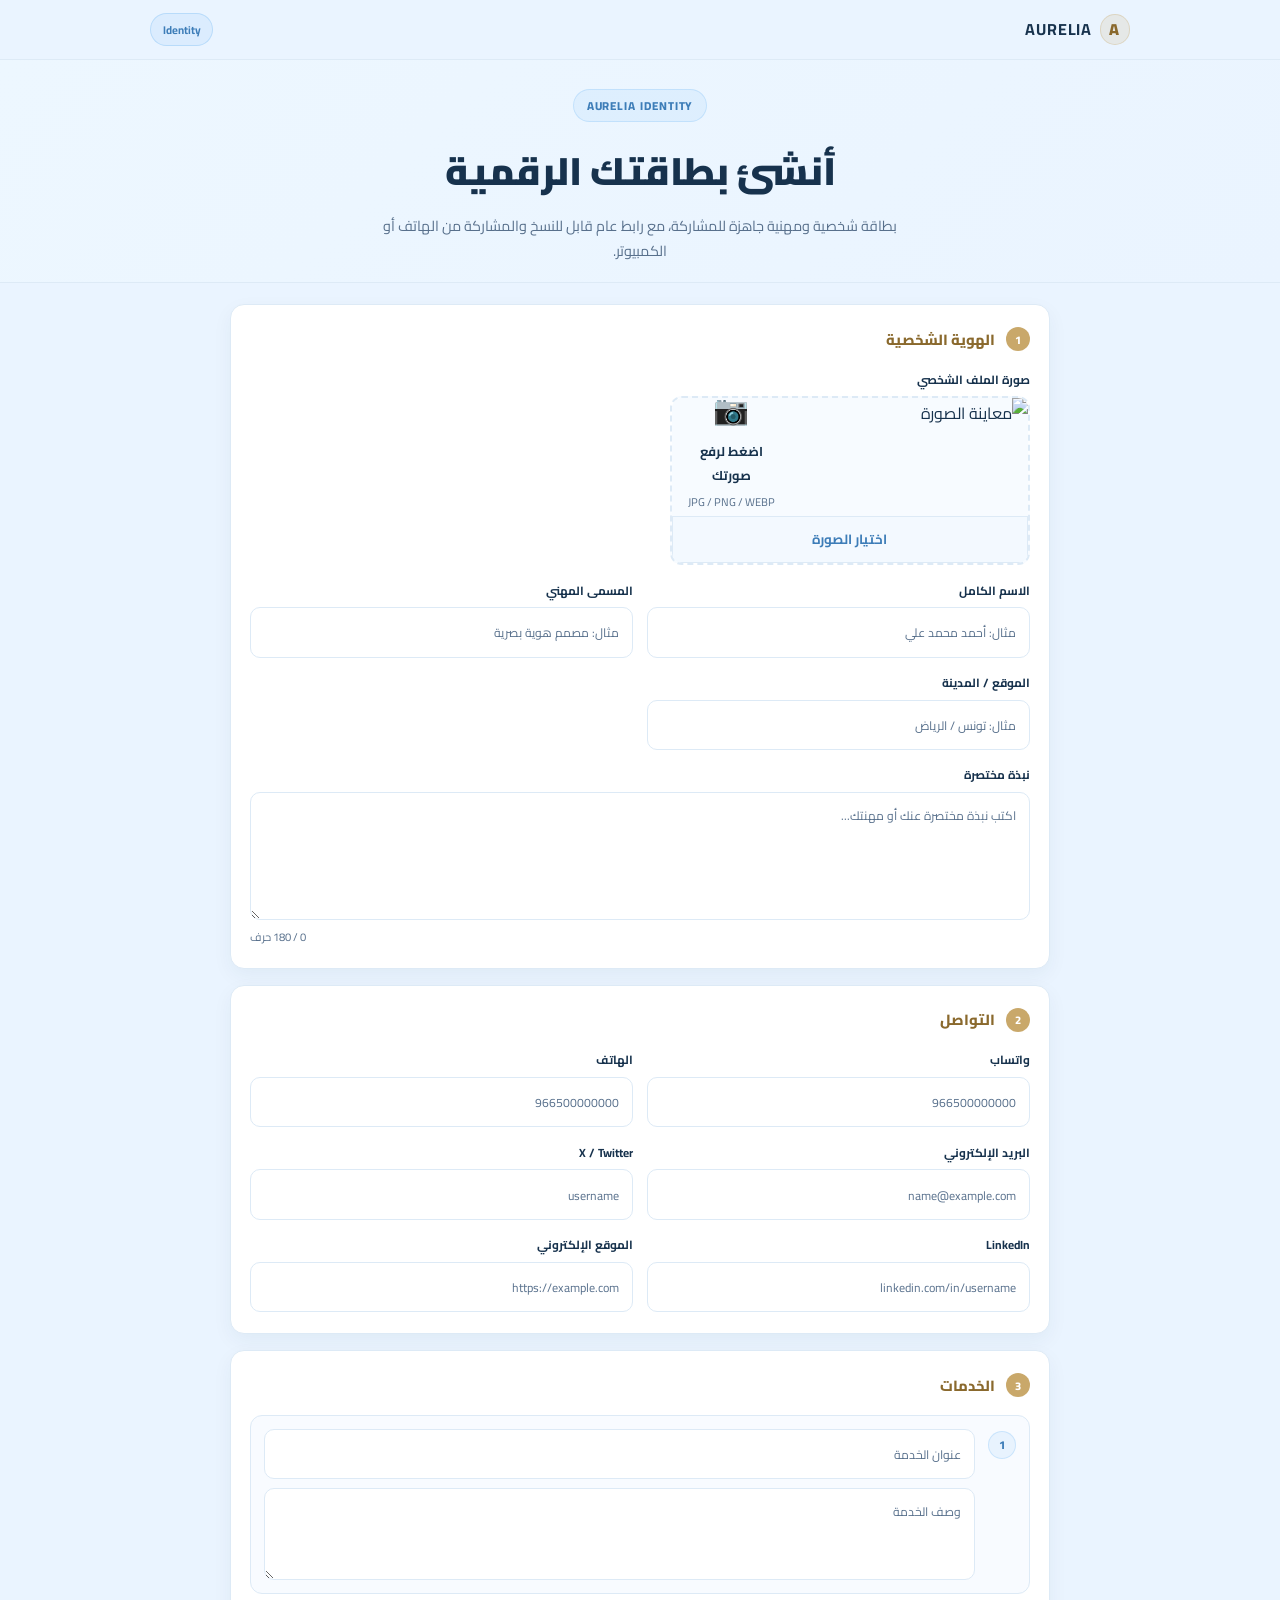
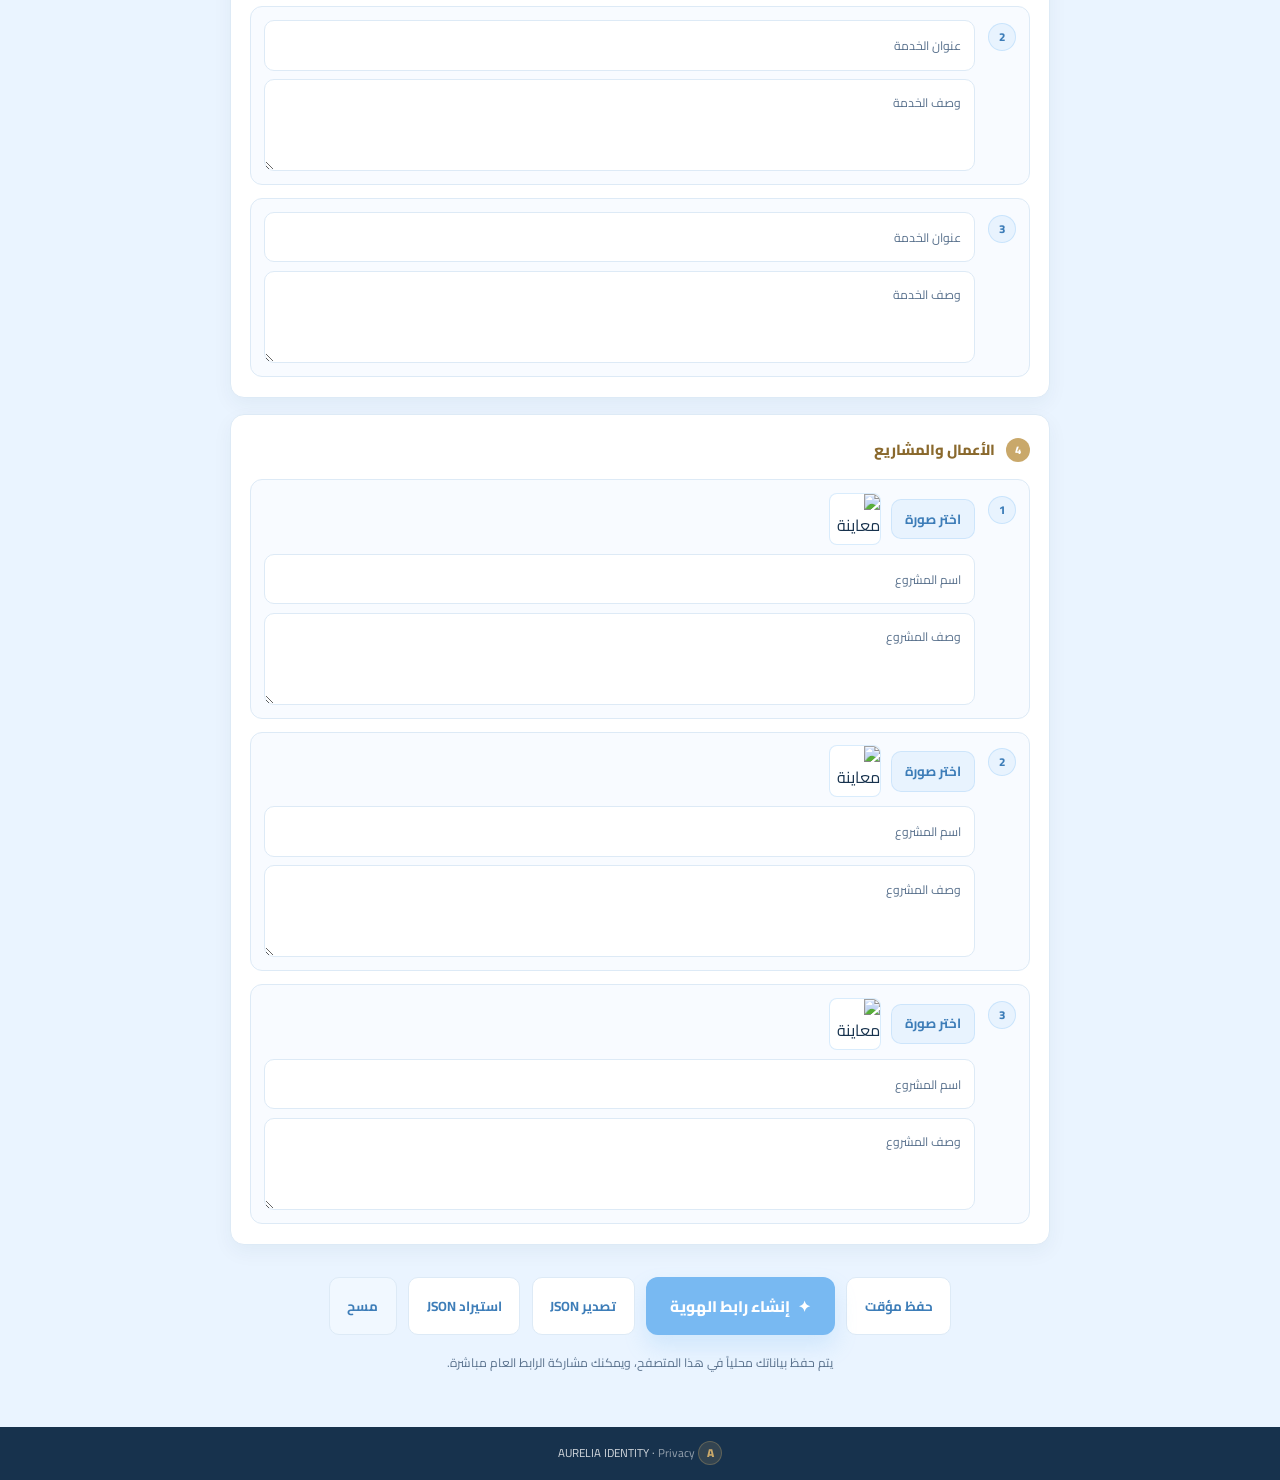
<file: index.html>
<!doctype html>
<html lang="ar" dir="rtl">
  <head>
    <meta charset="utf-8" />
    <meta name="viewport" content="width=device-width, initial-scale=1" />
    <title>AURELIA Identity</title>
    <meta name="description" content="بطاقة هوية رقمية احترافية لإظهار هويتك المهنية بشكل أنيق وسهل المشاركة." />
    <link rel="preconnect" href="https://fonts.googleapis.com" />
    <link rel="preconnect" href="https://fonts.gstatic.com" crossorigin />
    <link href="https://fonts.googleapis.com/css2?family=Cairo:wght@400;500;600;700;800;900&display=swap" rel="stylesheet" />
    <link rel="stylesheet" href="style.css" />
  </head>
  <body>
    <section id="formMode" aria-live="polite">
      <header class="nav">
        <div class="nav-wrap">
          <div class="logo" aria-label="AURELIA logo">
            <span class="logo-icon">A</span>
            <strong>AURELIA</strong>
          </div>
          <span class="nav-badge">Identity</span>
        </div>
      </header>

      <div class="form-hero">
        <div class="fh-inner">
          <span class="form-tag">AURELIA IDENTITY</span>
          <h1>أنشئ بطاقتك الرقمية</h1>
          <p>بطاقة شخصية ومهنية جاهزة للمشاركة، مع رابط عام قابل للنسخ والمشاركة من الهاتف أو الكمبيوتر.</p>
        </div>
      </div>

      <div class="form-scroll-area">
        <form id="identityForm" class="form-wrap" novalidate>
          <section class="form-section">
            <div class="fs-title"><span>1</span> الهوية الشخصية</div>
            <div class="fields-grid">
              <div class="field-group photo-upload-group">
                <label>صورة الملف الشخصي</label>
                <div class="upload-box" role="button" tabindex="0" aria-label="رفع صورة شخصية">
                  <div class="upload-preview">
                    <img id="uploadImg" alt="معاينة الصورة" hidden />
                    <div id="uploadPlaceholder" class="upload-placeholder">
                      <div class="upload-icon">📷</div>
                      <span>اضغط لرفع صورتك</span>
                      <small>JPG / PNG / WEBP حتى 4MB</small>
                    </div>
                  </div>
                  <div class="upload-actions">
                    <button type="button" id="uploadBtn" class="upload-btn">اختيار الصورة</button>
                    <button type="button" id="removePhotoBtn" class="upload-remove-btn" hidden>إزالة الصورة</button>
                  </div>
                  <input id="f-photo" type="file" accept="image/jpeg,image/png,image/webp,image/heic,image/heif" hidden />
                </div>
              </div>

              <div class="field-group">
                <label for="f-name">الاسم الكامل</label>
                <input id="f-name" type="text" placeholder="مثال: أحمد محمد علي" maxlength="60" />
              </div>

              <div class="field-group">
                <label for="f-title">المسمى المهني</label>
                <input id="f-title" type="text" placeholder="مثال: مصمم هوية بصرية" maxlength="80" />
              </div>

              <div class="field-group">
                <label for="f-location">الموقع / المدينة</label>
                <input id="f-location" type="text" placeholder="مثال: تونس / الرياض" maxlength="80" />
              </div>

              <div class="field-group full">
                <label for="f-bio">نبذة مختصرة</label>
                <textarea id="f-bio" rows="4" maxlength="180" placeholder="اكتب نبذة مختصرة عنك أو مهنتك..."></textarea>
                <div id="bio-count" class="bio-count">0 / 180 حرف</div>
              </div>
            </div>
          </section>

          <section class="form-section">
            <div class="fs-title"><span>2</span> التواصل</div>
            <div class="fields-grid">
              <div class="field-group">
                <label for="f-wa">واتساب</label>
                <input id="f-wa" type="text" placeholder="966500000000" />
              </div>
              <div class="field-group">
                <label for="f-phone">الهاتف</label>
                <input id="f-phone" type="text" placeholder="966500000000" />
              </div>
              <div class="field-group">
                <label for="f-email">البريد الإلكتروني</label>
                <input id="f-email" type="email" placeholder="name@example.com" />
              </div>
              <div class="field-group">
                <label for="f-x">X / Twitter</label>
                <input id="f-x" type="text" placeholder="username" />
              </div>
              <div class="field-group">
                <label for="f-li">LinkedIn</label>
                <input id="f-li" type="text" placeholder="linkedin.com/in/username" />
              </div>
              <div class="field-group">
                <label for="f-web">الموقع الإلكتروني</label>
                <input id="f-web" type="url" placeholder="https://example.com" />
              </div>
            </div>
          </section>

          <section class="form-section">
            <div class="fs-title"><span>3</span> الخدمات</div>
            <div class="services-inputs">
              <div class="service-input-row">
                <div class="svc-num">1</div>
                <div class="svc-fields">
                  <input id="s1-title" type="text" placeholder="عنوان الخدمة" maxlength="50" />
                  <textarea id="s1-desc" rows="2" placeholder="وصف الخدمة" maxlength="120"></textarea>
                </div>
              </div>

              <div class="service-input-row">
                <div class="svc-num">2</div>
                <div class="svc-fields">
                  <input id="s2-title" type="text" placeholder="عنوان الخدمة" maxlength="50" />
                  <textarea id="s2-desc" rows="2" placeholder="وصف الخدمة" maxlength="120"></textarea>
                </div>
              </div>

              <div class="service-input-row">
                <div class="svc-num">3</div>
                <div class="svc-fields">
                  <input id="s3-title" type="text" placeholder="عنوان الخدمة" maxlength="50" />
                  <textarea id="s3-desc" rows="2" placeholder="وصف الخدمة" maxlength="120"></textarea>
                </div>
              </div>
            </div>
          </section>

          <section class="form-section">
            <div class="fs-title"><span>4</span> الأعمال والمشاريع</div>
            <div class="projects-inputs">
              <div class="project-input-row">
                <div class="svc-num">1</div>
                <div class="svc-fields">
                  <div class="proj-upload-row">
                    <button type="button" id="p1-img-btn" class="proj-upload-btn">اختر صورة</button>
                    <input id="p1-img-file" type="file" accept="image/jpeg,image/png,image/webp,image/heic,image/heif" hidden />
                    <img id="p1-img-preview" class="proj-thumb-mini" alt="معاينة المشروع" hidden />
                  </div>
                  <input id="p1-name" type="text" placeholder="اسم المشروع" maxlength="60" />
                  <textarea id="p1-desc" rows="2" placeholder="وصف المشروع" maxlength="120"></textarea>
                </div>
              </div>

              <div class="project-input-row">
                <div class="svc-num">2</div>
                <div class="svc-fields">
                  <div class="proj-upload-row">
                    <button type="button" id="p2-img-btn" class="proj-upload-btn">اختر صورة</button>
                    <input id="p2-img-file" type="file" accept="image/jpeg,image/png,image/webp,image/heic,image/heif" hidden />
                    <img id="p2-img-preview" class="proj-thumb-mini" alt="معاينة المشروع" hidden />
                  </div>
                  <input id="p2-name" type="text" placeholder="اسم المشروع" maxlength="60" />
                  <textarea id="p2-desc" rows="2" placeholder="وصف المشروع" maxlength="120"></textarea>
                </div>
              </div>

              <div class="project-input-row">
                <div class="svc-num">3</div>
                <div class="svc-fields">
                  <div class="proj-upload-row">
                    <button type="button" id="p3-img-btn" class="proj-upload-btn">اختر صورة</button>
                    <input id="p3-img-file" type="file" accept="image/jpeg,image/png,image/webp,image/heic,image/heif" hidden />
                    <img id="p3-img-preview" class="proj-thumb-mini" alt="معاينة المشروع" hidden />
                  </div>
                  <input id="p3-name" type="text" placeholder="اسم المشروع" maxlength="60" />
                  <textarea id="p3-desc" rows="2" placeholder="وصف المشروع" maxlength="120"></textarea>
                </div>
              </div>
            </div>
          </section>

          <div class="form-submit">
            <button type="button" id="saveDraftBtn" class="btn-secondary">حفظ مؤقت</button>
            <button type="submit" class="gen-btn"><span class="btn-icon">✦</span> إنشاء رابط الهوية</button>
            <button type="button" id="downloadJsonBtn" class="btn-secondary">تصدير JSON</button>
            <button type="button" id="importJsonBtn" class="btn-secondary">استيراد JSON</button>
            <input id="importJsonInput" type="file" accept="application/json" hidden />
            <button type="button" id="clearBtn" class="btn-muted">مسح</button>
            <div class="form-note">يتم حفظ بياناتك محلياً في هذا المتصفح، ويمكنك مشاركة الرابط العام مباشرة.</div>
          </div>
        </form>
      </div>

      <footer class="form-footer">
        <span class="logo-icon">A</span> AURELIA IDENTITY · <a href="#">Privacy</a>
      </footer>
    </section>

    <section id="viewMode" aria-live="polite" style="display:none;">
      <header class="topbar">
        <div class="topbar-inner">
          <div class="tb-clocks">
            <div class="tb-clock"><span class="tb-flag">🇹🇳</span><span id="clock-tn" class="tb-time">--:--:--</span></div>
            <div class="tb-divider"></div>
            <div class="tb-clock"><span class="tb-flag">🇺🇸</span><span id="clock-ny" class="tb-time">--:--:--</span></div>
          </div>

          <div class="tb-brand"><span class="logo-icon">A</span> AURELIA</div>

          <div class="tb-actions">
            <button type="button" id="copyLinkBtn" class="tb-btn-outline">نسخ الرابط</button>
            <button type="button" id="editBtn" class="tb-btn-gold">تعديل</button>
          </div>
        </div>
      </header>

      <main class="id-panel">
        <div class="id-photo-col">
          <div class="id-photo-ring">
            <div class="id-photo-circle">
              <img id="v-photo" alt="الصورة الشخصية" hidden />
              <div id="v-avatar-fb" class="avatar-fallback">A</div>
            </div>
          </div>
          <div class="id-photo-badge">AURELIA ID</div>
        </div>

        <div class="id-info-col">
          <div class="id-tag">IDENTITY</div>
          <h1 id="v-name" class="id-name">اسمك</h1>
          <div id="v-title" class="id-title">مسمّاك المهني</div>
          <div id="v-loc" class="id-loc" style="display:none;">
            <svg viewBox="0 0 24 24" aria-hidden="true" width="14" height="14" fill="currentColor"><path d="M12 2a7 7 0 017 7c0 5.25-7 13-7 13S5 14.25 5 9a7 7 0 017-7zm0 9.5A2.5 2.5 0 1012 6a2.5 2.5 0 000 3.5z"/></svg>
            <span id="v-loc-text"></span>
          </div>
          <p id="v-bio" class="id-bio"></p>
          <div id="v-socials" class="id-socials"></div>
          <div id="v-cta-wrap"></div>
        </div>
      </main>

      <div id="v-services-col" class="id-strip" style="display:none;">
        <div class="strip-col">
          <div class="strip-label">SERVICES</div>
          <div id="v-services" class="strip-cards"></div>
        </div>
      </div>

      <div id="v-projects-col" class="id-strip" style="display:none;">
        <div class="strip-col">
          <div class="strip-label">PROJECTS</div>
          <div id="v-projects" class="strip-cards"></div>
        </div>
      </div>

      <div class="id-contact-row" id="v-contacts"></div>
    </section>

    <div id="toast" class="toast" role="status" aria-live="polite">تم النسخ</div>

    <script src="script.js"></script>
  </body>
</html>
</file>
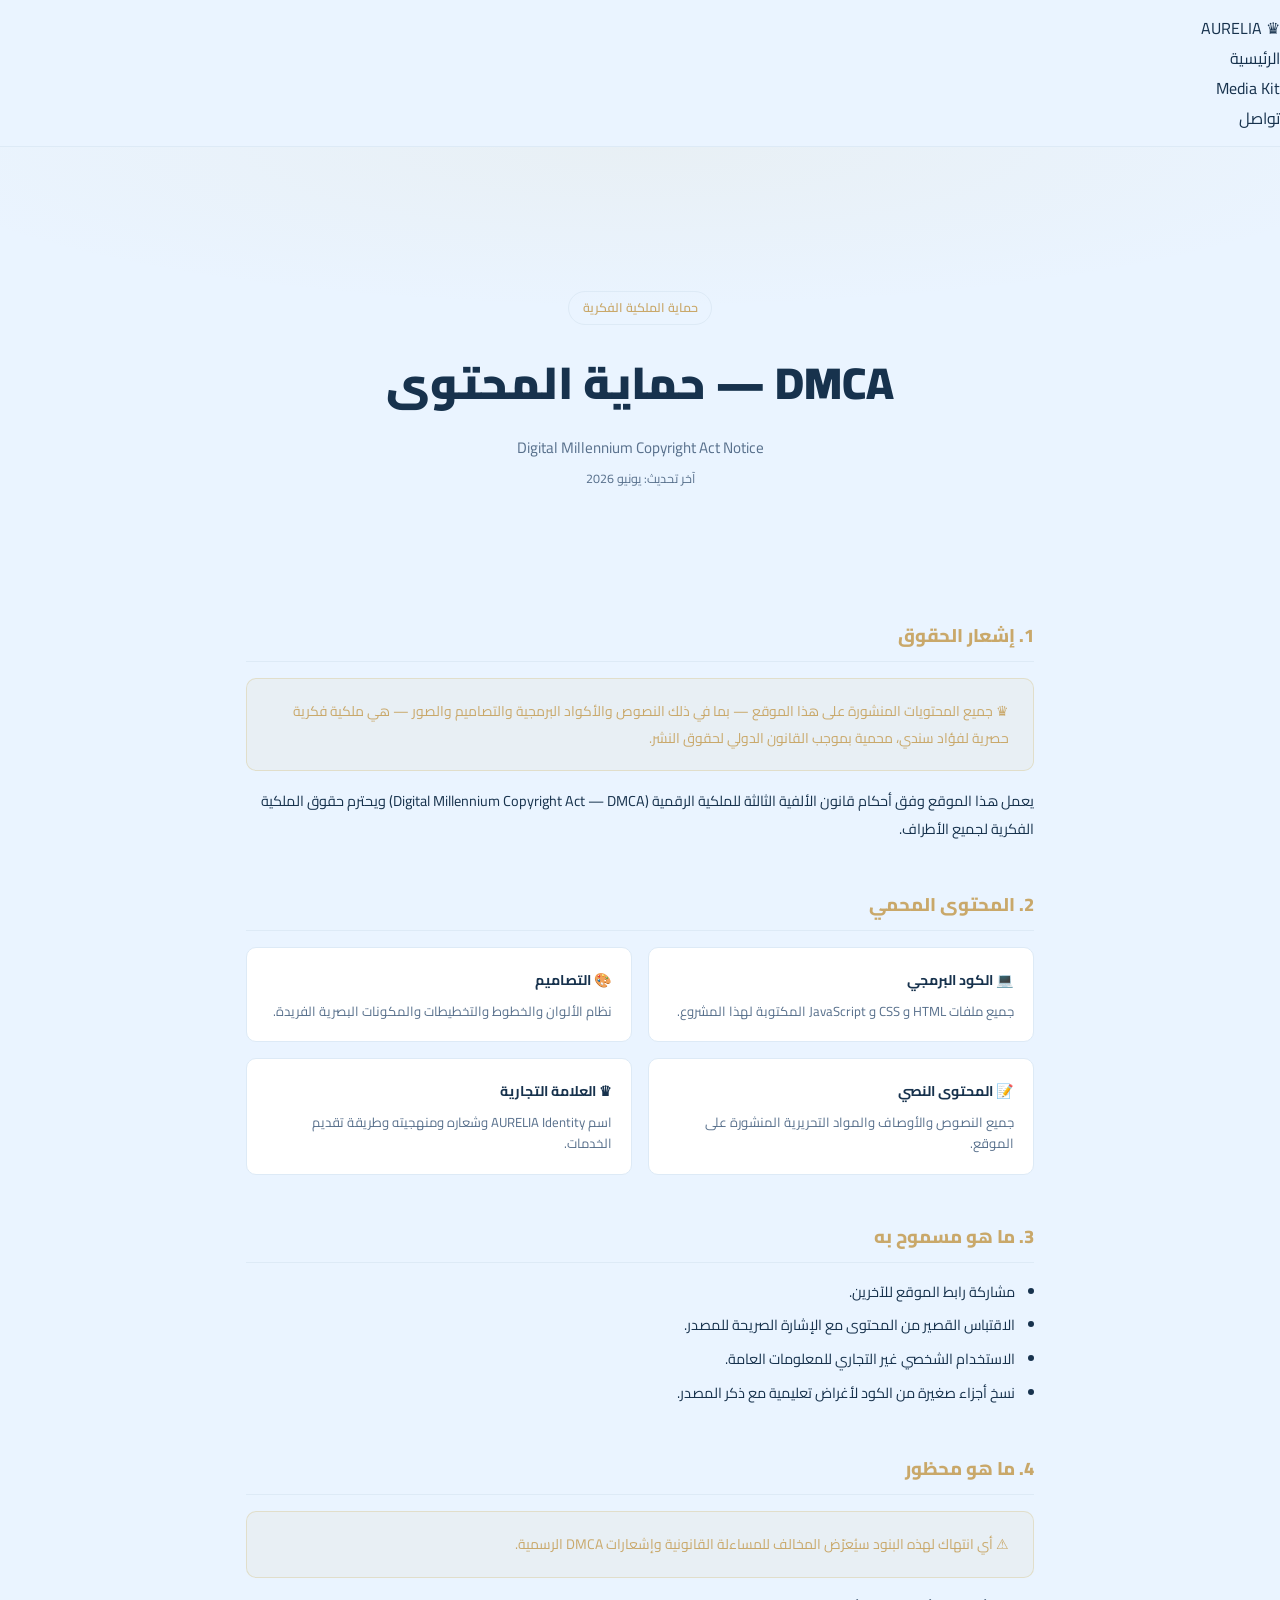
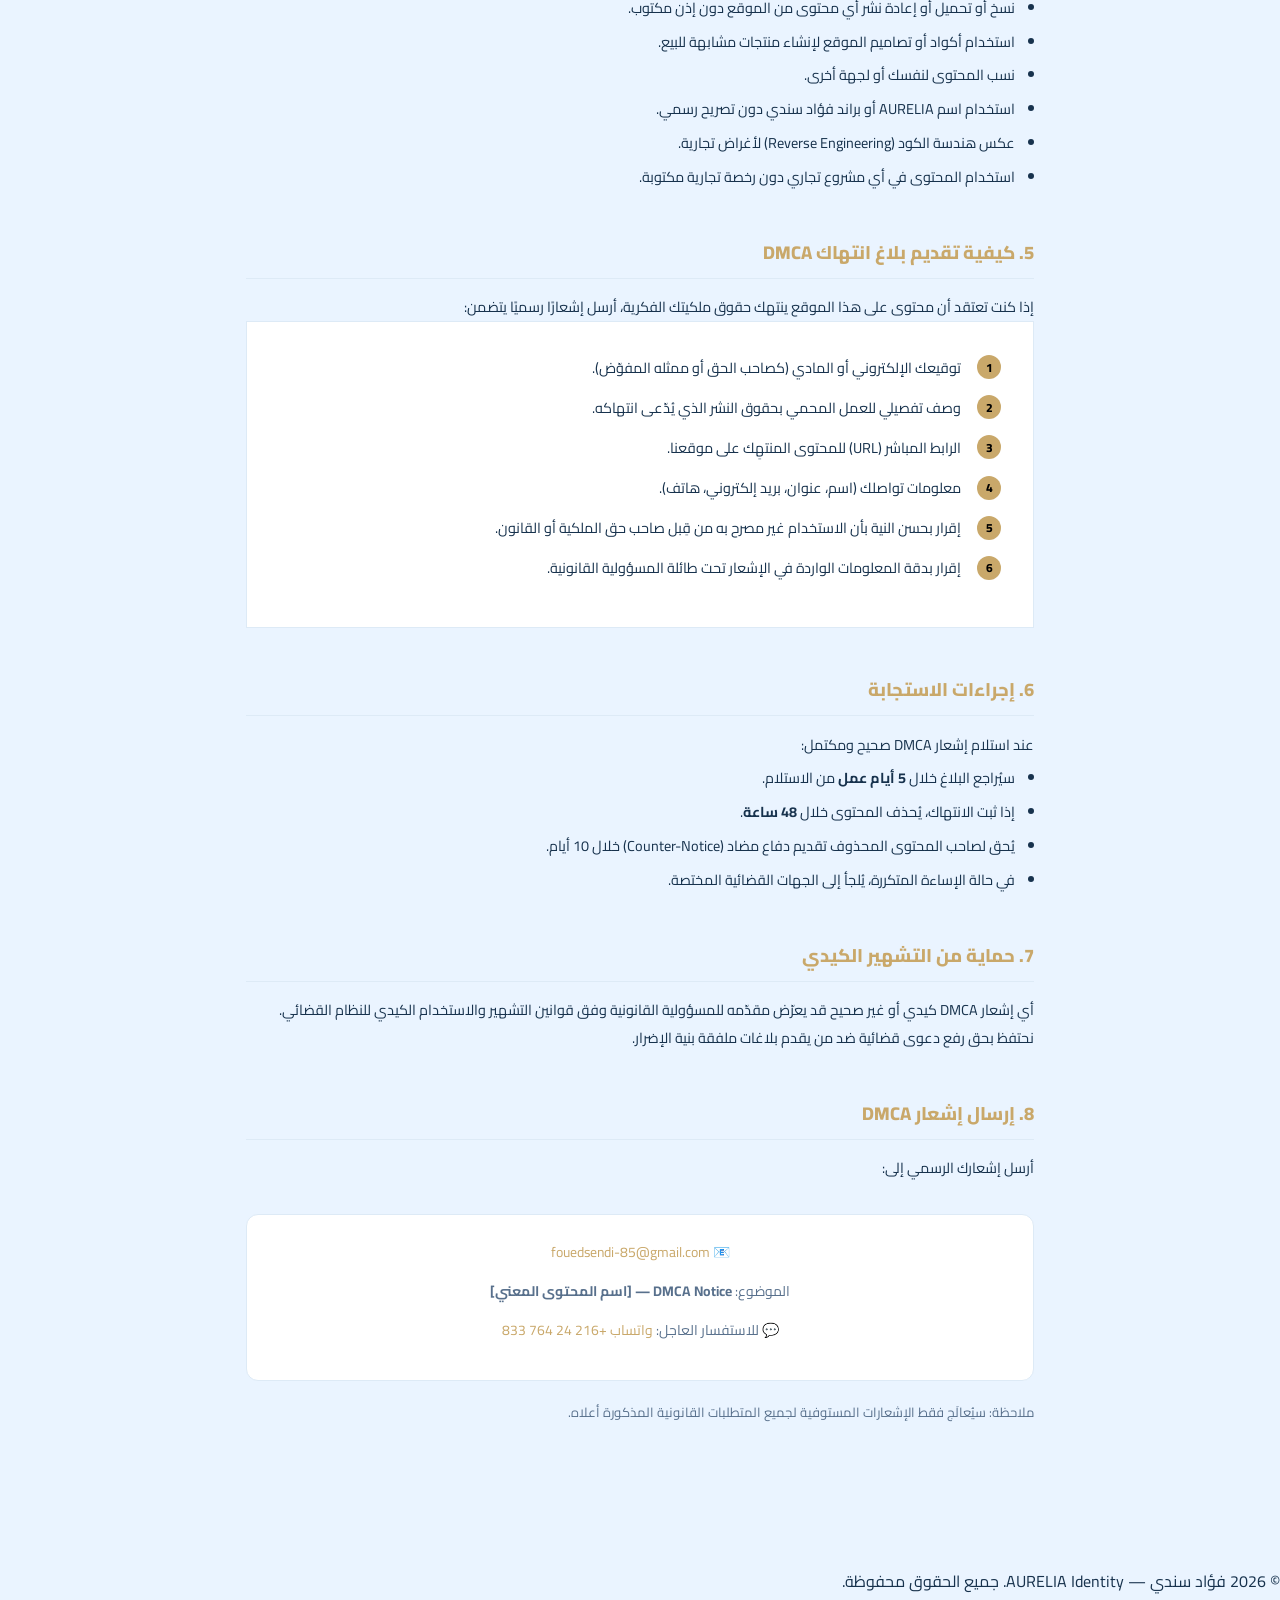
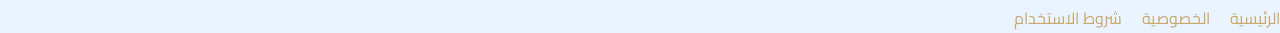
<file: dmca.html>
<!DOCTYPE html>
<html lang="ar" dir="rtl">
<head>
  <meta charset="UTF-8" />
  <meta name="viewport" content="width=device-width, initial-scale=1.0" />
  <meta name="description" content="حماية المحتوى DMCA — فؤاد سندي AURELIA Identity" />
  <title>DMCA — حماية المحتوى — فؤاد سندي</title>
  <link rel="stylesheet" href="style.css" />
  <link href="https://fonts.googleapis.com/css2?family=Tajawal:wght@300;400;500;700;900&family=Cairo:wght@300;400;600;700&display=swap" rel="stylesheet" />
  <style>
    .legal-hero{padding:9rem 0 4rem;text-align:center;background:radial-gradient(ellipse 60% 40% at 50% 0%,rgba(201,168,76,.06),transparent)}
    .legal-hero h1{font-size:clamp(1.8rem,4vw,2.8rem);font-weight:900;color:var(--ivory);margin-bottom:.5rem}
    .legal-hero .subtitle{color:var(--muted);font-size:.95rem;margin-top:.3rem}
    .legal-body{max-width:820px;margin:0 auto;padding:4rem 1rem 6rem}
    .legal-section{margin-bottom:2.8rem}
    .legal-section h2{font-size:1.15rem;font-weight:800;color:var(--gold);margin-bottom:.9rem;padding-bottom:.5rem;border-bottom:1px solid var(--border)}
    .legal-section h3{font-size:1rem;font-weight:700;color:var(--ivory);margin:1.2rem 0 .4rem}
    .legal-section p,.legal-section li{font-size:.9rem;color:var(--text);line-height:1.9}
    .legal-section ul{margin-right:1.2rem;margin-top:.4rem}
    .legal-section ul li{list-style:disc;margin-bottom:.4rem}
    .legal-section a{color:var(--gold)}
    .legal-badge{display:inline-block;background:var(--gold-bg);border:1px solid var(--border);color:var(--gold);font-size:.78rem;padding:.3rem .85rem;border-radius:50px;margin-bottom:1rem;font-weight:600}
    .legal-updated{font-size:.78rem;color:var(--muted);margin-top:.3rem}
    .warning-box{background:rgba(201,168,76,.06);border:1px solid rgba(201,168,76,.25);border-radius:10px;padding:1.2rem 1.5rem;margin:1rem 0}
    .warning-box p{font-size:.87rem;color:var(--gold)!important;margin:0}
    .dmca-notice-box{background:var(--card);border:1px solid var(--border);border-radius:var(--radius);padding:2rem}
    .dmca-notice-box .notice-row{display:flex;gap:1rem;margin-bottom:.8rem;align-items:flex-start}
    .notice-num{min-width:24px;height:24px;background:var(--gold);color:#000;border-radius:50%;font-size:.75rem;font-weight:800;display:flex;align-items:center;justify-content:center;flex-shrink:0;margin-top:.1rem}
    .notice-text{font-size:.88rem;color:var(--text);line-height:1.7}
    .contact-box-mini{background:var(--card);border:1px solid var(--border);border-radius:12px;padding:1.5rem;margin-top:2rem;text-align:center}
    .contact-box-mini p{font-size:.87rem;color:var(--muted);margin-bottom:.8rem}
    .contact-box-mini a{color:var(--gold)}
    .rights-grid{display:grid;grid-template-columns:1fr 1fr;gap:1rem;margin-top:1rem}
    .rights-card{background:var(--card);border:1px solid var(--border);border-radius:10px;padding:1.2rem}
    .rights-card h4{font-size:.88rem;color:var(--ivory);font-weight:700;margin-bottom:.5rem}
    .rights-card p{font-size:.82rem;color:var(--muted);line-height:1.6}
    @media(max-width:600px){.rights-grid{grid-template-columns:1fr}}
  </style>
</head>
<body>

<nav class="nav scrolled">
  <div class="nav-inner">
    <a href="index.html" class="nav-logo">♛ AURELIA</a>
    <ul class="nav-links">
      <li><a href="index.html">الرئيسية</a></li>
      <li><a href="media-kit.html">Media Kit</a></li>
      <li><a href="index.html#contact">تواصل</a></li>
    </ul>
  </div>
</nav>

<section class="legal-hero">
  <div class="container">
    <span class="legal-badge">حماية الملكية الفكرية</span>
    <h1>DMCA — حماية المحتوى</h1>
    <p class="subtitle">Digital Millennium Copyright Act Notice</p>
    <p class="legal-updated">آخر تحديث: يونيو 2026</p>
  </div>
</section>

<div class="legal-body">

  <div class="legal-section">
    <h2>1. إشعار الحقوق</h2>
    <div class="warning-box">
      <p>♛ جميع المحتويات المنشورة على هذا الموقع — بما في ذلك النصوص والأكواد البرمجية والتصاميم والصور
      — هي ملكية فكرية حصرية لفؤاد سندي، محمية بموجب القانون الدولي لحقوق النشر.</p>
    </div>
    <p>
      يعمل هذا الموقع وفق أحكام قانون الألفية الثالثة للملكية الرقمية
      (Digital Millennium Copyright Act — DMCA) ويحترم حقوق الملكية الفكرية
      لجميع الأطراف.
    </p>
  </div>

  <div class="legal-section">
    <h2>2. المحتوى المحمي</h2>
    <div class="rights-grid">
      <div class="rights-card">
        <h4>💻 الكود البرمجي</h4>
        <p>جميع ملفات HTML و CSS و JavaScript المكتوبة لهذا المشروع.</p>
      </div>
      <div class="rights-card">
        <h4>🎨 التصاميم</h4>
        <p>نظام الألوان والخطوط والتخطيطات والمكونات البصرية الفريدة.</p>
      </div>
      <div class="rights-card">
        <h4>📝 المحتوى النصي</h4>
        <p>جميع النصوص والأوصاف والمواد التحريرية المنشورة على الموقع.</p>
      </div>
      <div class="rights-card">
        <h4>♛ العلامة التجارية</h4>
        <p>اسم AURELIA Identity وشعاره ومنهجيته وطريقة تقديم الخدمات.</p>
      </div>
    </div>
  </div>

  <div class="legal-section">
    <h2>3. ما هو مسموح به</h2>
    <ul>
      <li>مشاركة رابط الموقع للآخرين.</li>
      <li>الاقتباس القصير من المحتوى مع الإشارة الصريحة للمصدر.</li>
      <li>الاستخدام الشخصي غير التجاري للمعلومات العامة.</li>
      <li>نسخ أجزاء صغيرة من الكود لأغراض تعليمية مع ذكر المصدر.</li>
    </ul>
  </div>

  <div class="legal-section">
    <h2>4. ما هو محظور</h2>
    <div class="warning-box">
      <p>⚠ أي انتهاك لهذه البنود سيُعرّض المخالف للمساءلة القانونية وإشعارات DMCA الرسمية.</p>
    </div>
    <ul>
      <li>نسخ أو تحميل أو إعادة نشر أي محتوى من الموقع دون إذن مكتوب.</li>
      <li>استخدام أكواد أو تصاميم الموقع لإنشاء منتجات مشابهة للبيع.</li>
      <li>نسب المحتوى لنفسك أو لجهة أخرى.</li>
      <li>استخدام اسم AURELIA أو براند فؤاد سندي دون تصريح رسمي.</li>
      <li>عكس هندسة الكود (Reverse Engineering) لأغراض تجارية.</li>
      <li>استخدام المحتوى في أي مشروع تجاري دون رخصة تجارية مكتوبة.</li>
    </ul>
  </div>

  <div class="legal-section">
    <h2>5. كيفية تقديم بلاغ انتهاك DMCA</h2>
    <p>إذا كنت تعتقد أن محتوى على هذا الموقع ينتهك حقوق ملكيتك الفكرية، أرسل إشعارًا رسميًا يتضمن:</p>
    <div class="dmca-notice-box">
      <div class="notice-row">
        <span class="notice-num">1</span>
        <p class="notice-text">توقيعك الإلكتروني أو المادي (كصاحب الحق أو ممثله المفوّض).</p>
      </div>
      <div class="notice-row">
        <span class="notice-num">2</span>
        <p class="notice-text">وصف تفصيلي للعمل المحمي بحقوق النشر الذي يُدّعى انتهاكه.</p>
      </div>
      <div class="notice-row">
        <span class="notice-num">3</span>
        <p class="notice-text">الرابط المباشر (URL) للمحتوى المنتهِك على موقعنا.</p>
      </div>
      <div class="notice-row">
        <span class="notice-num">4</span>
        <p class="notice-text">معلومات تواصلك (اسم، عنوان، بريد إلكتروني، هاتف).</p>
      </div>
      <div class="notice-row">
        <span class="notice-num">5</span>
        <p class="notice-text">إقرار بحسن النية بأن الاستخدام غير مصرح به من قِبل صاحب حق الملكية أو القانون.</p>
      </div>
      <div class="notice-row">
        <span class="notice-num">6</span>
        <p class="notice-text">إقرار بدقة المعلومات الواردة في الإشعار تحت طائلة المسؤولية القانونية.</p>
      </div>
    </div>
  </div>

  <div class="legal-section">
    <h2>6. إجراءات الاستجابة</h2>
    <p>عند استلام إشعار DMCA صحيح ومكتمل:</p>
    <ul>
      <li>سيُراجع البلاغ خلال <strong>5 أيام عمل</strong> من الاستلام.</li>
      <li>إذا ثبت الانتهاك، يُحذف المحتوى خلال <strong>48 ساعة</strong>.</li>
      <li>يُحق لصاحب المحتوى المحذوف تقديم دفاع مضاد (Counter-Notice) خلال 10 أيام.</li>
      <li>في حالة الإساءة المتكررة، يُلجأ إلى الجهات القضائية المختصة.</p>
    </ul>
  </div>

  <div class="legal-section">
    <h2>7. حماية من التشهير الكيدي</h2>
    <p>
      أي إشعار DMCA كيدي أو غير صحيح قد يعرّض مقدّمه للمسؤولية القانونية وفق
      قوانين التشهير والاستخدام الكيدي للنظام القضائي. نحتفظ بحق رفع دعوى قضائية
      ضد من يقدم بلاغات ملفقة بنية الإضرار.
    </p>
  </div>

  <div class="legal-section">
    <h2>8. إرسال إشعار DMCA</h2>
    <p>أرسل إشعارك الرسمي إلى:</p>
    <div class="contact-box-mini">
      <p>📧 <a href="mailto:fouedsendi-85@gmail.com">fouedsendi-85@gmail.com</a></p>
      <p>الموضوع: <strong>DMCA Notice — [اسم المحتوى المعني]</strong></p>
      <p style="margin-top:.5rem">💬 للاستفسار العاجل: <a href="https://wa.me/21624764833" target="_blank">واتساب +216 24 764 833</a></p>
    </div>
    <p style="margin-top:1.2rem;font-size:.82rem;color:var(--muted)">
      ملاحظة: سيُعالَج فقط الإشعارات المستوفية لجميع المتطلبات القانونية المذكورة أعلاه.
    </p>
  </div>

</div>

<footer class="footer">
  <div class="container">
    <div class="footer-bottom">
      <p>© 2026 فؤاد سندي — AURELIA Identity. جميع الحقوق محفوظة.</p>
      <p style="margin-top:.4rem">
        <a href="index.html" style="color:var(--gold);margin-left:1rem">الرئيسية</a>
        <a href="privacy.html" style="color:var(--gold);margin-left:1rem">الخصوصية</a>
        <a href="terms.html" style="color:var(--gold)">شروط الاستخدام</a>
      </p>
    </div>
  </div>
</footer>

<script src="script.js"></script>
</body>
</html>
</file>
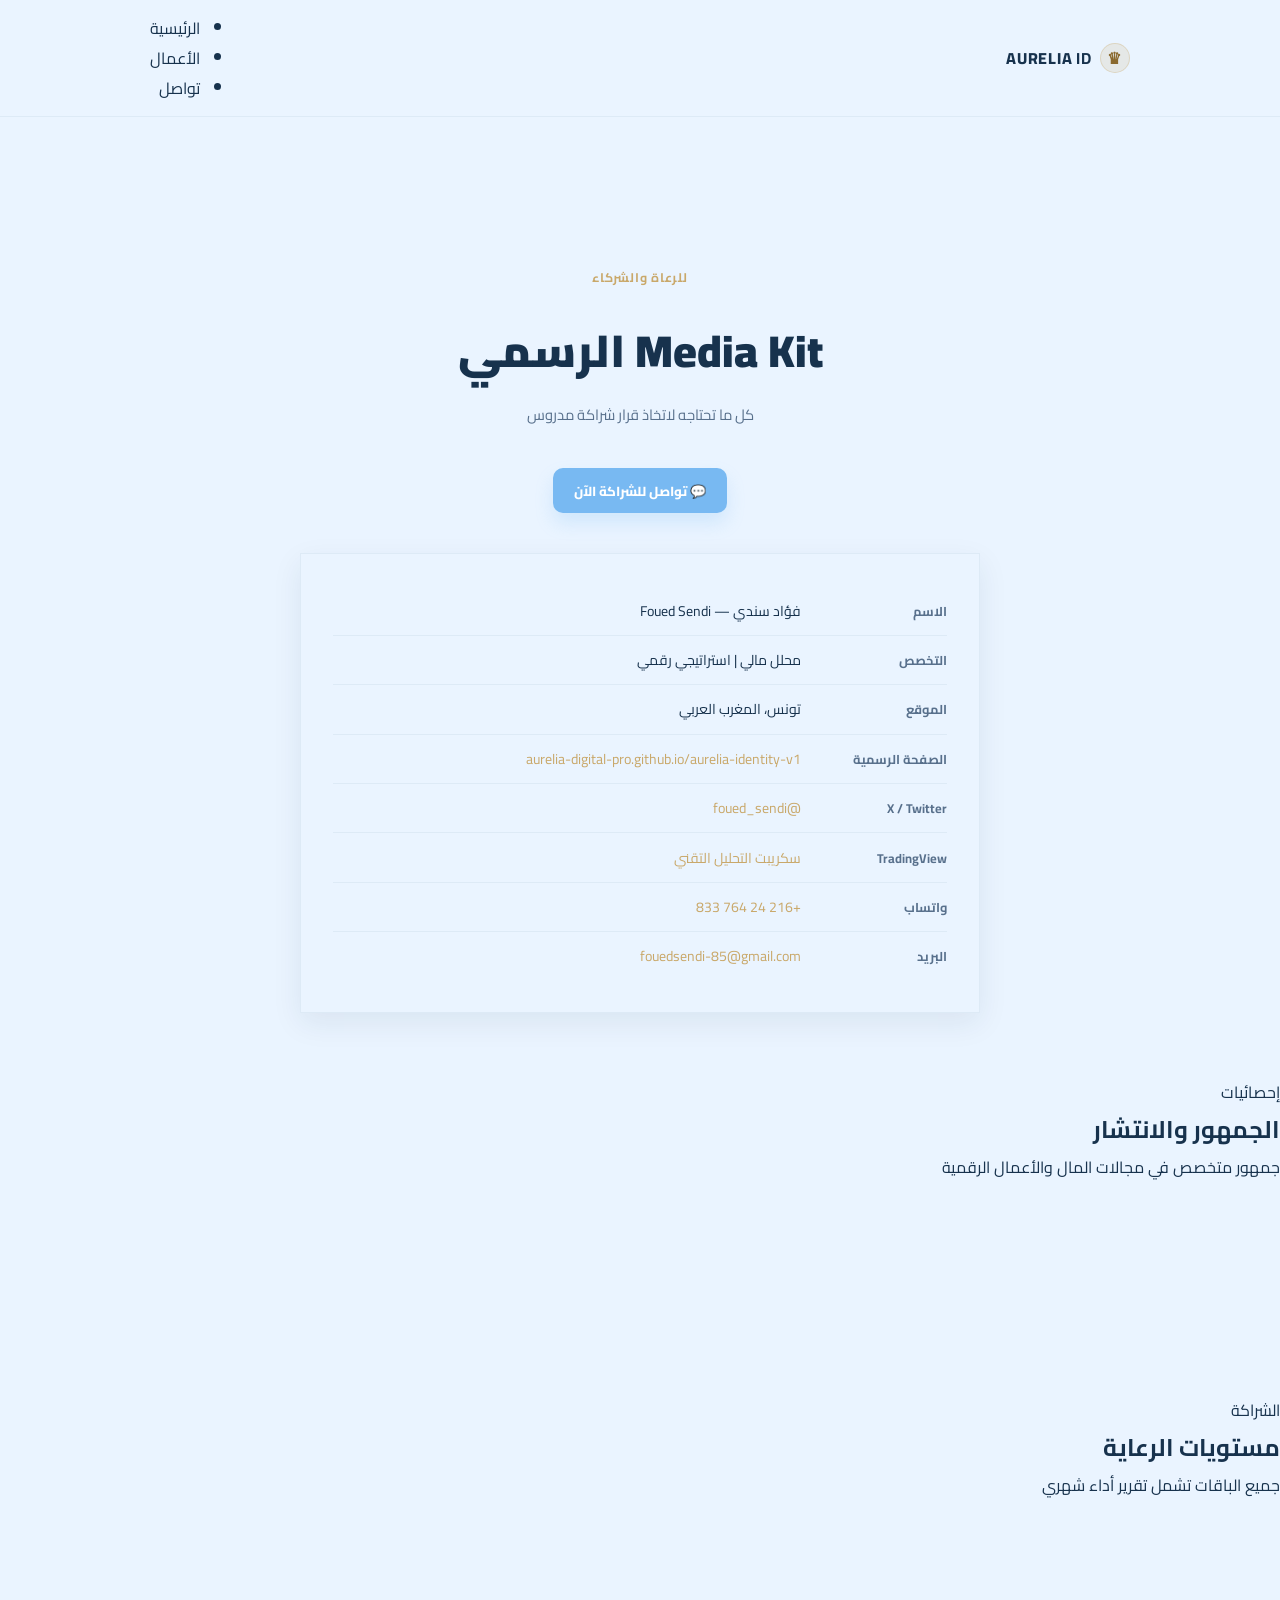
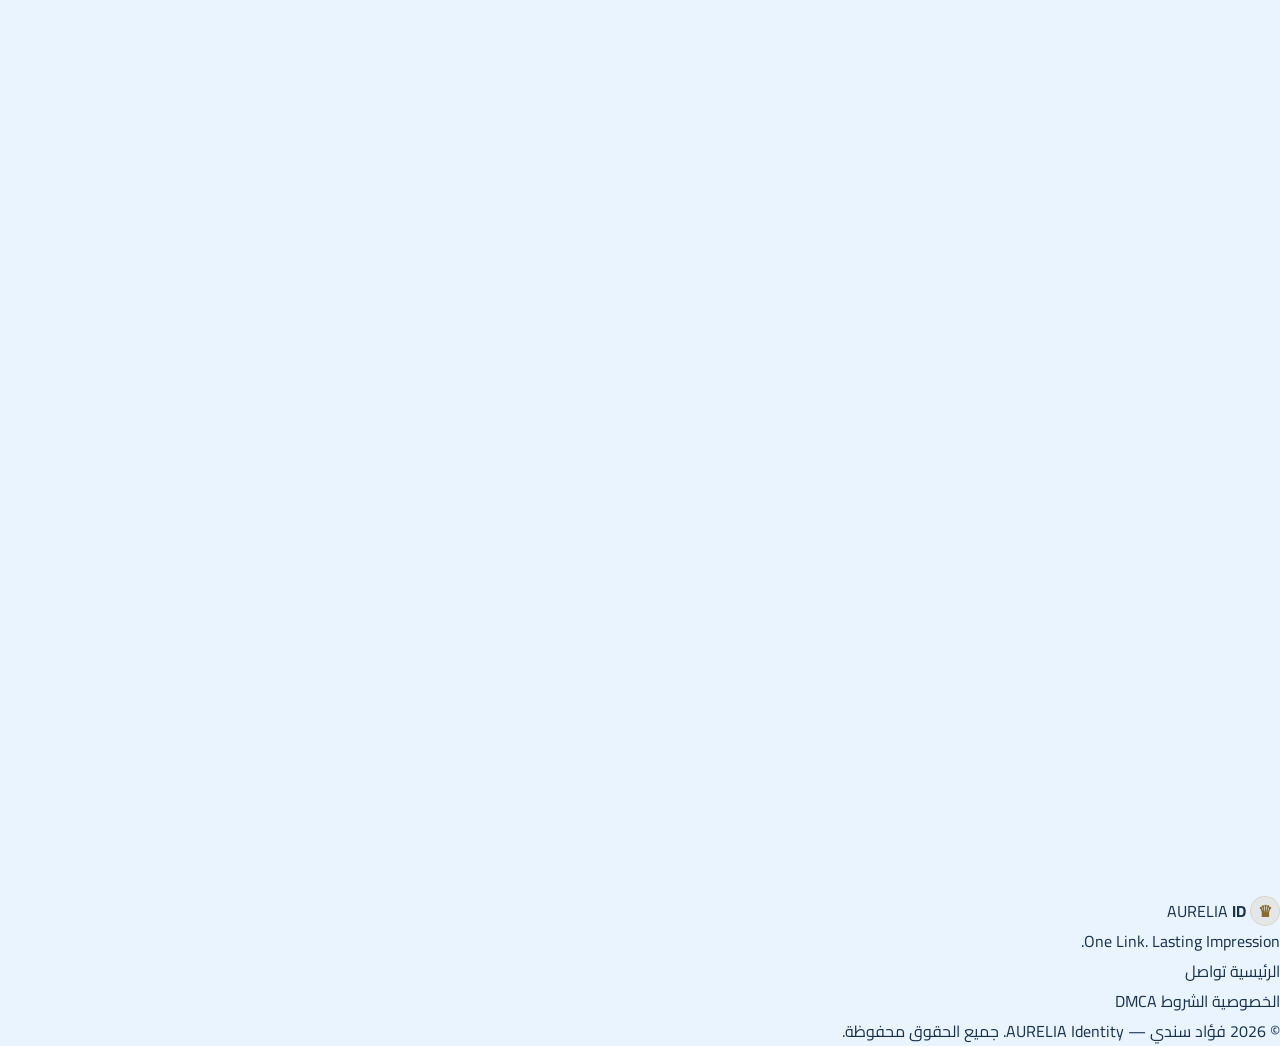
<file: media-kit.html>
<!DOCTYPE html>
<html lang="ar" dir="rtl">
<head>
  <meta charset="UTF-8" />
  <meta name="viewport" content="width=device-width, initial-scale=1.0" />
  <meta name="description" content="Media Kit فؤاد سندي — خيارات الرعاية والشراكة التجارية." />
  <meta name="robots" content="noindex" />
  <title>Media Kit — فؤاد سندي</title>
  <link rel="preconnect" href="https://fonts.googleapis.com" />
  <link href="https://fonts.googleapis.com/css2?family=Cairo:wght@300;400;500;600;700;800;900&display=swap" rel="stylesheet" />
  <link rel="stylesheet" href="style.css" />
  <style>
    .mk-hero{padding:9rem 0 4rem;text-align:center}
    .mk-hero h1{font-size:clamp(1.8rem,4vw,2.8rem);font-weight:900;color:var(--text);margin-bottom:.5rem}
    .mk-tag{display:inline-block;background:var(--gold-bg);border:1px solid var(--gold-brd);color:var(--gold);font-size:.78rem;padding:.3rem .85rem;border-radius:50px;margin-bottom:1rem;font-weight:700;letter-spacing:.06em}
    .mk-sub{font-size:.92rem;color:var(--muted);margin-bottom:2rem}
    .id-card{background:var(--white);border:1px solid var(--border);border-radius:var(--radius);padding:2rem;max-width:680px;margin:2.5rem auto 0;text-align:right;box-shadow:var(--shadow)}
    .id-row{display:flex;align-items:center;gap:1rem;padding:.7rem 0;border-bottom:1px solid var(--border)}
    .id-row:last-child{border:none}
    .id-label{min-width:130px;font-size:.8rem;color:var(--muted);font-weight:700;flex-shrink:0}
    .id-val{font-size:.88rem;color:var(--text)}
    .id-val a{color:var(--gold)}
    .aud-grid{display:grid;grid-template-columns:repeat(3,1fr);gap:1.2rem;margin-bottom:2rem}
    .aud-card{background:var(--white);border:1px solid var(--border);border-radius:var(--radius);padding:1.8rem;text-align:center}
    .aud-num{font-size:2rem;font-weight:900;color:var(--gold);font-family:'Cairo',sans-serif}
    .aud-card p{font-size:.82rem;color:var(--muted);margin-top:.3rem}
    .geo-wrap{display:flex;flex-wrap:wrap;gap:.6rem;justify-content:center;margin-top:1rem}
    .geo-tag{background:var(--gold-bg);border:1px solid var(--gold-brd);color:var(--gold);padding:.3rem .8rem;border-radius:8px;font-size:.78rem;font-weight:600}
    .sp-grid{display:grid;grid-template-columns:repeat(3,1fr);gap:1.4rem}
    .sp-card{background:var(--white);border:1px solid var(--border);border-radius:var(--radius);padding:2rem 1.6rem;display:flex;flex-direction:column;gap:1rem;transition:all .25s}
    .sp-card:hover{transform:translateY(-4px);box-shadow:var(--shadow-h)}
    .sp-card.gold{border-color:rgba(201,168,76,.4);background:linear-gradient(160deg,rgba(201,168,76,.04),var(--white))}
    .sp-tier{font-size:.73rem;font-weight:800;letter-spacing:.08em;text-transform:uppercase;margin-bottom:.2rem}
    .sp-bronze .sp-tier{color:#cd7f32}
    .sp-silver .sp-tier{color:#808090}
    .sp-gold .sp-tier{color:var(--gold)}
    .sp-icon{font-size:1.8rem}
    .sp-card h3{font-size:1.1rem;font-weight:800;color:var(--text)}
    .sp-price{font-size:2rem;font-weight:900;color:var(--gold);font-family:'Cairo',sans-serif;display:inline-block}
    .sp-period{font-size:.8rem;color:var(--muted)}
    .sp-list{flex:1}
    .sp-list li{font-size:.83rem;color:var(--sub);padding:.3rem 0;border-bottom:1px solid var(--border)}
    .sp-list li:last-child{border:none}
    .sp-note{font-size:.73rem;color:var(--muted);padding-top:.6rem;border-top:1px solid var(--border)}
    .sp-btn{display:inline-flex;align-items:center;justify-content:center;gap:.5rem;padding:.75rem 1.2rem;border-radius:10px;font-family:var(--ff);font-size:.88rem;font-weight:700;cursor:pointer;transition:all .25s;border:1.5px solid var(--gold);color:var(--gold);background:transparent}
    .sp-btn:hover{background:var(--gold);color:#fff}
    .sp-btn.primary{background:var(--gold);color:#fff}
    .sp-btn.primary:hover{background:var(--gold-d)}
    .mk-contact{background:var(--white);border:1px solid var(--border);border-radius:var(--radius);padding:2.5rem;text-align:center;max-width:560px;margin:0 auto;box-shadow:var(--shadow)}
    .mk-contact h2{font-size:1.5rem;font-weight:800;color:var(--text);margin-bottom:.5rem}
    .mk-contact p{font-size:.88rem;color:var(--muted);margin-bottom:1.8rem}
    .mk-btns{display:flex;gap:1rem;justify-content:center;flex-wrap:wrap}
    .mk-btn{display:inline-flex;align-items:center;gap:.5rem;padding:.8rem 1.5rem;border-radius:10px;font-family:var(--ff);font-size:.9rem;font-weight:700;cursor:pointer;transition:all .25s}
    .mk-btn.primary{background:var(--gold);color:#fff;border:none;box-shadow:0 4px 16px rgba(201,168,76,.25)}
    .mk-btn.primary:hover{background:var(--gold-d);transform:translateY(-2px)}
    .mk-btn.outline{background:transparent;color:var(--gold);border:1.5px solid var(--gold)}
    .mk-btn.outline:hover{background:var(--gold-bg)}
    .mk-note{font-size:.75rem;color:var(--muted);margin-top:1rem}
    @media(max-width:768px){.aud-grid{grid-template-columns:1fr 1fr}.sp-grid{grid-template-columns:1fr}.mk-btns{flex-direction:column;align-items:center}}
  </style>
</head>
<body>

<nav class="nav shadow">
  <div class="nav-wrap">
    <a href="index.html" class="logo">
      <span class="logo-icon">♛</span>
      <span class="logo-text">AURELIA <strong>ID</strong></span>
    </a>
    <ul class="nav-links">
      <li><a href="index.html">الرئيسية</a></li>
      <li><a href="index.html#projects">الأعمال</a></li>
      <li><a href="index.html#contact">تواصل</a></li>
    </ul>
  </div>
</nav>

<!-- HERO -->
<section class="mk-hero" style="background:var(--bg2)">
  <div class="container">
    <span class="mk-tag">للرعاة والشركاء</span>
    <h1>Media Kit الرسمي</h1>
    <p class="mk-sub">كل ما تحتاجه لاتخاذ قرار شراكة مدروس</p>
    <a href="https://wa.me/21624764833?text=أريد%20الاستفسار%20عن%20الرعاية" target="_blank" class="cta-btn">
      💬 تواصل للشراكة الآن
    </a>
    <div class="id-card">
      <div class="id-row"><span class="id-label">الاسم</span><span class="id-val">فؤاد سندي — Foued Sendi</span></div>
      <div class="id-row"><span class="id-label">التخصص</span><span class="id-val">محلل مالي | استراتيجي رقمي</span></div>
      <div class="id-row"><span class="id-label">الموقع</span><span class="id-val">تونس، المغرب العربي</span></div>
      <div class="id-row"><span class="id-label">الصفحة الرسمية</span><span class="id-val"><a href="https://aurelia-digital-pro.github.io/aurelia-identity-v1" target="_blank">aurelia-digital-pro.github.io/aurelia-identity-v1</a></span></div>
      <div class="id-row"><span class="id-label">X / Twitter</span><span class="id-val"><a href="https://x.com/foued_sendi" target="_blank">@foued_sendi</a></span></div>
      <div class="id-row"><span class="id-label">TradingView</span><span class="id-val"><a href="https://ar.tradingview.com/script/TTi8QyP3" target="_blank">سكريبت التحليل التقني</a></span></div>
      <div class="id-row"><span class="id-label">واتساب</span><span class="id-val"><a href="https://wa.me/21624764833" target="_blank">+216 24 764 833</a></span></div>
      <div class="id-row"><span class="id-label">البريد</span><span class="id-val"><a href="mailto:fouedsendi-85@gmail.com">fouedsendi-85@gmail.com</a></span></div>
    </div>
  </div>
</section>

<!-- AUDIENCE -->
<section class="section" style="background:var(--white)">
  <div class="container">
    <div class="section-label">إحصائيات</div>
    <h2 class="section-title">الجمهور والانتشار</h2>
    <p class="section-sub">جمهور متخصص في مجالات المال والأعمال الرقمية</p>
    <div class="aud-grid">
      <div class="aud-card reveal"><div class="aud-num">5K+</div><p>متابع عبر المنصات</p></div>
      <div class="aud-card reveal"><div class="aud-num">72%</div><p>جمهور عربي متخصص</p></div>
      <div class="aud-card reveal"><div class="aud-num">85%</div><p>اهتمام بالمال والاستثمار</p></div>
    </div>
    <div class="geo-wrap reveal">
      <span class="geo-tag">🇹🇳 تونس — 38%</span>
      <span class="geo-tag">🇸🇦 السعودية — 18%</span>
      <span class="geo-tag">🇦🇪 الإمارات — 12%</span>
      <span class="geo-tag">🇲🇦 المغرب — 10%</span>
      <span class="geo-tag">🇩🇿 الجزائر — 9%</span>
      <span class="geo-tag">🌍 أخرى — 13%</span>
    </div>
  </div>
</section>

<!-- SPONSORSHIP -->
<section class="section" style="background:var(--bg2)">
  <div class="container">
    <div class="section-label">الشراكة</div>
    <h2 class="section-title">مستويات الرعاية</h2>
    <p class="section-sub">جميع الباقات تشمل تقرير أداء شهري</p>
    <div class="sp-grid">
      <div class="sp-card sp-bronze reveal">
        <div class="sp-tier">🥉 Bronze</div>
        <div class="sp-icon">⚡</div>
        <h3>الرعاية الأساسية</h3>
        <div><span class="sp-price">$50</span> <span class="sp-period">/ شهريًا</span></div>
        <ul class="sp-list">
          <li>✓ ذكر الاسم في Footer</li>
          <li>✓ رابط موقعك في قسم الشركاء</li>
          <li>✓ شارة "Supported by" رسمية</li>
          <li>✓ تقرير شهري بالزيارات</li>
        </ul>
        <p class="sp-note">الحد الأدنى: شهر واحد</p>
        <a href="https://wa.me/21624764833?text=أريد%20Bronze" target="_blank" class="sp-btn">ابدأ الآن</a>
      </div>
      <div class="sp-card sp-silver reveal">
        <div class="sp-tier">🥈 Silver</div>
        <div class="sp-icon">🎯</div>
        <h3>الرعاية المتقدمة</h3>
        <div><span class="sp-price">$120</span> <span class="sp-period">/ شهريًا</span></div>
        <ul class="sp-list">
          <li>✓ كل مزايا Bronze</li>
          <li>✓ بطاقة مميزة في قسم الخدمات</li>
          <li>✓ ذكر في منشور ترحيب على X</li>
          <li>✓ شعارك في الصفحة الرئيسية</li>
          <li>✓ تقارير تفصيلية أسبوعية</li>
        </ul>
        <p class="sp-note">الحد الأدنى: شهران</p>
        <a href="https://wa.me/21624764833?text=أريد%20Silver" target="_blank" class="sp-btn">ابدأ الآن</a>
      </div>
      <div class="sp-card sp-gold gold reveal">
        <div class="sp-tier">🥇 Gold — الأكثر تأثيرًا</div>
        <div class="sp-icon">♛</div>
        <h3>الرعاية الذهبية</h3>
        <div><span class="sp-price">$250</span> <span class="sp-period">/ شهريًا</span></div>
        <ul class="sp-list">
          <li>✓ كل مزايا Silver</li>
          <li>✓ ظهور حصري في Hero</li>
          <li>✓ شعارك في كل الصفحات</li>
          <li>✓ منشور تعريفي على X</li>
          <li>✓ اجتماع شهري مباشر</li>
          <li>✓ حق الأولوية في التجديد</li>
        </ul>
        <p class="sp-note">الحد الأدنى: 3 أشهر</p>
        <a href="https://wa.me/21624764833?text=أريد%20Gold" target="_blank" class="sp-btn primary">ابدأ الآن</a>
      </div>
    </div>
  </div>
</section>

<!-- CONTACT -->
<section class="section" style="background:var(--white)">
  <div class="container">
    <div class="mk-contact reveal">
      <span class="mk-tag">تواصل للشراكة</span>
      <h2>جاهز للتعاون؟</h2>
      <p>أرسل رسالة وسأرد خلال 24 ساعة بمقترح مخصص لعلامتك التجارية.</p>
      <div class="mk-btns">
        <a href="https://wa.me/21624764833?text=استفسار%20رعاية" target="_blank" class="mk-btn primary">💬 واتساب</a>
        <a href="mailto:fouedsendi-85@gmail.com?subject=استفسار%20رعاية" class="mk-btn outline">✉ البريد</a>
      </div>
      <p class="mk-note">يمكن توقيع اتفاقية سرية (NDA) عند الطلب.</p>
    </div>
  </div>
</section>

<footer class="footer">
  <div class="container footer-inner">
    <div class="footer-brand">
      <span class="logo-icon">♛</span>
      <span class="logo-text">AURELIA <strong>ID</strong></span>
      <p>One Link. Lasting Impression.</p>
    </div>
    <div class="footer-nav">
      <a href="index.html">الرئيسية</a>
      <a href="index.html#contact">تواصل</a>
    </div>
    <div class="footer-legal">
      <a href="privacy.html">الخصوصية</a>
      <a href="terms.html">الشروط</a>
      <a href="dmca.html">DMCA</a>
    </div>
  </div>
  <div class="footer-copy">© 2026 فؤاد سندي — AURELIA Identity. جميع الحقوق محفوظة.</div>
</footer>

<script src="script.js"></script>
</body>
</html>
</file>
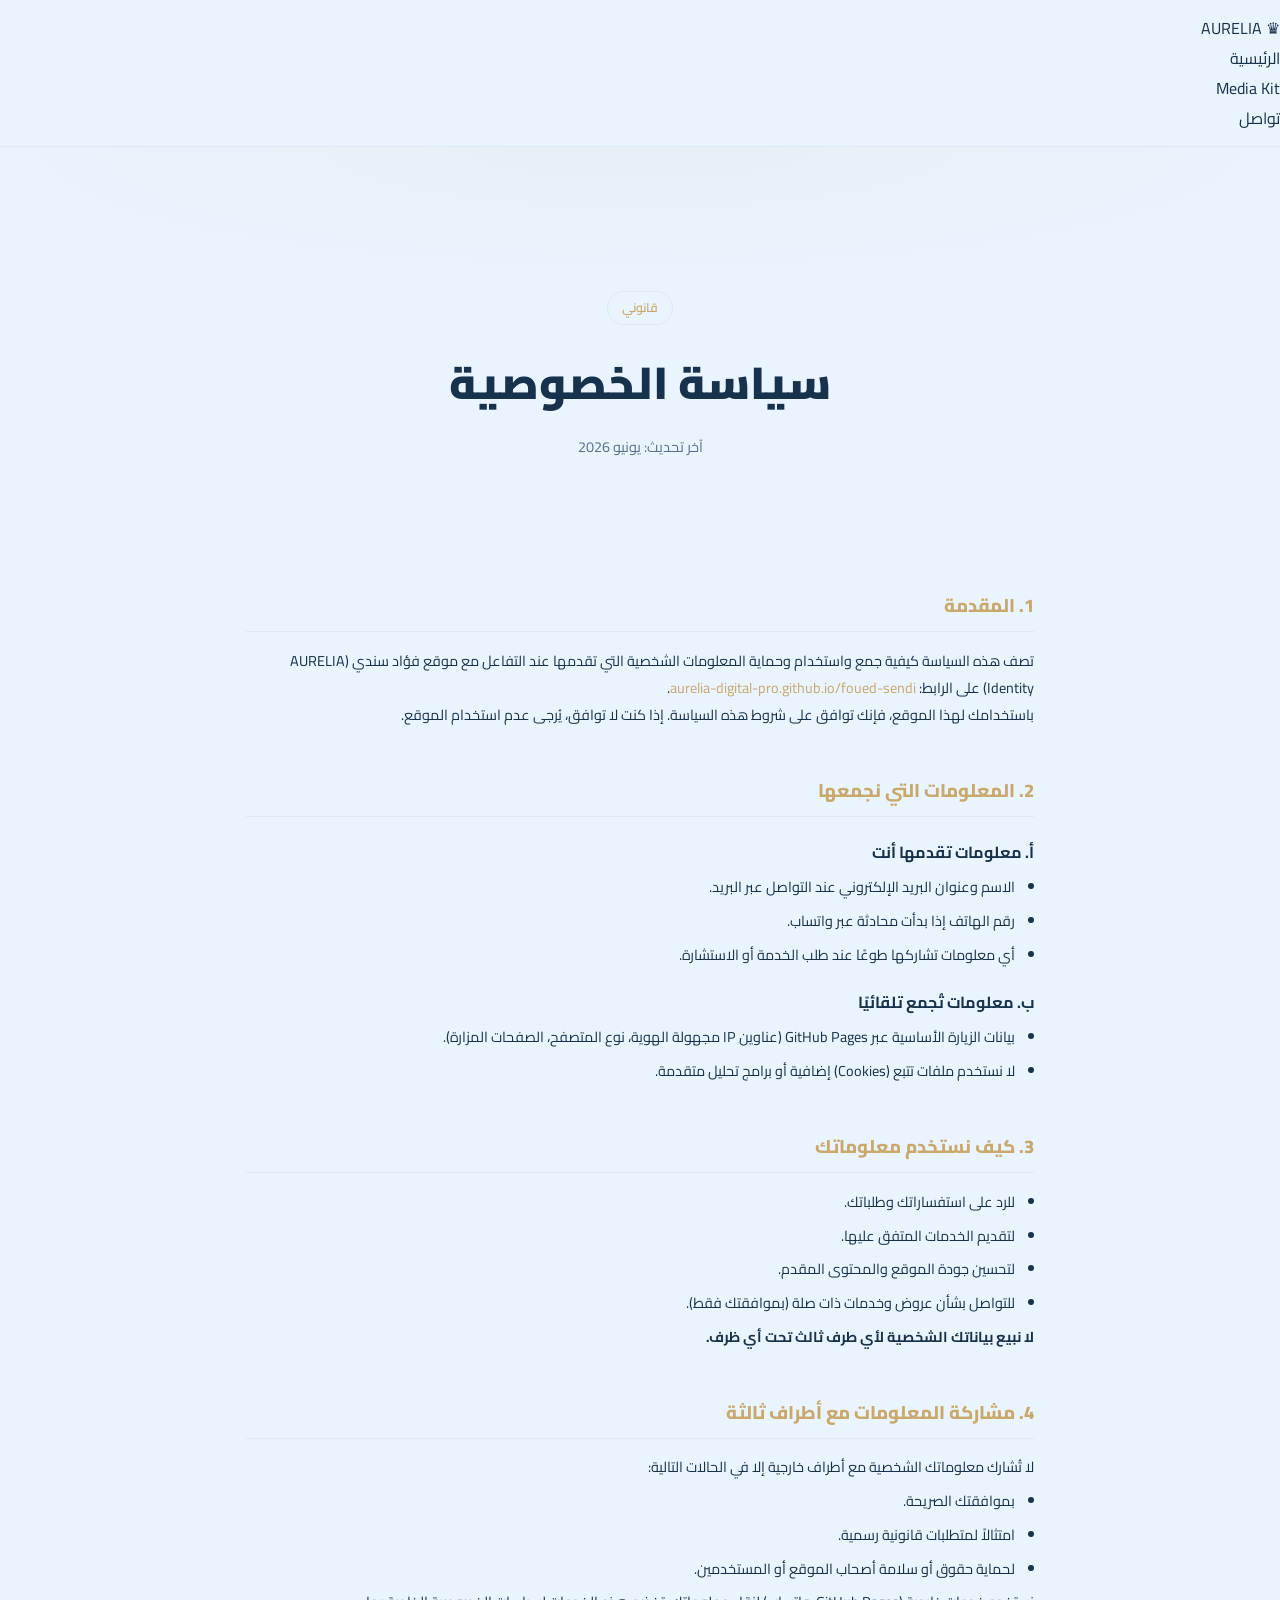
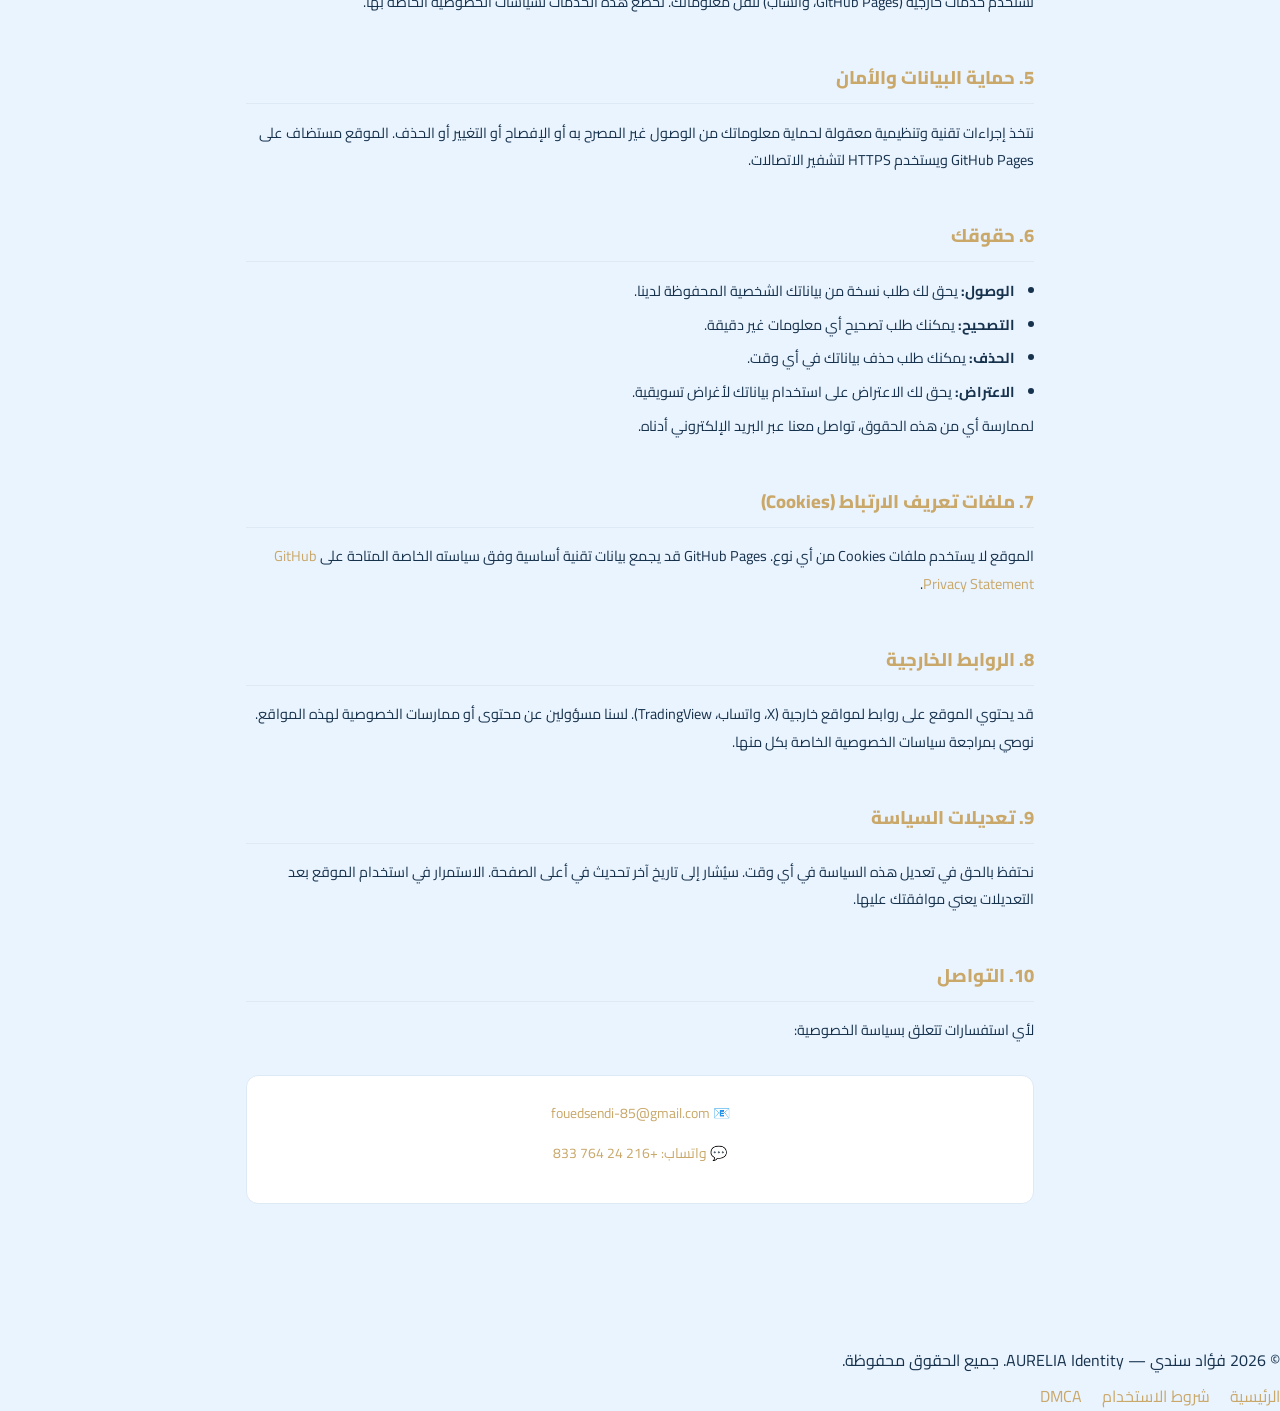
<file: privacy.html>
<!DOCTYPE html>
<html lang="ar" dir="rtl">
<head>
  <meta charset="UTF-8" />
  <meta name="viewport" content="width=device-width, initial-scale=1.0" />
  <meta name="description" content="سياسة الخصوصية — فؤاد سندي AURELIA Identity" />
  <title>سياسة الخصوصية — فؤاد سندي</title>
  <link rel="stylesheet" href="style.css" />
  <link href="https://fonts.googleapis.com/css2?family=Tajawal:wght@300;400;500;700;900&family=Cairo:wght@300;400;600;700&display=swap" rel="stylesheet" />
  <style>
    .legal-hero{padding:9rem 0 4rem;text-align:center;background:radial-gradient(ellipse 60% 40% at 50% 0%,rgba(201,168,76,.06),transparent)}
    .legal-hero h1{font-size:clamp(1.8rem,4vw,2.8rem);font-weight:900;color:var(--ivory);margin-bottom:.5rem}
    .legal-hero p{color:var(--muted);font-size:.9rem}
    .legal-body{max-width:820px;margin:0 auto;padding:4rem 1rem 6rem}
    .legal-section{margin-bottom:2.8rem}
    .legal-section h2{font-size:1.15rem;font-weight:800;color:var(--gold);margin-bottom:.9rem;padding-bottom:.5rem;border-bottom:1px solid var(--border)}
    .legal-section h3{font-size:1rem;font-weight:700;color:var(--ivory);margin:1.2rem 0 .4rem}
    .legal-section p,.legal-section li{font-size:.9rem;color:var(--text);line-height:1.9}
    .legal-section ul{margin-right:1.2rem;margin-top:.4rem}
    .legal-section ul li{list-style:disc;margin-bottom:.4rem}
    .legal-section a{color:var(--gold)}
    .legal-badge{display:inline-block;background:var(--gold-bg);border:1px solid var(--border);color:var(--gold);font-size:.78rem;padding:.3rem .85rem;border-radius:50px;margin-bottom:1rem;font-weight:600}
    .legal-updated{font-size:.78rem;color:var(--muted);margin-top:.3rem}
    .contact-box-mini{background:var(--card);border:1px solid var(--border);border-radius:12px;padding:1.5rem;margin-top:2rem;text-align:center}
    .contact-box-mini p{font-size:.87rem;color:var(--muted);margin-bottom:.8rem}
    .contact-box-mini a{color:var(--gold)}
  </style>
</head>
<body>

<nav class="nav scrolled">
  <div class="nav-inner">
    <a href="index.html" class="nav-logo">♛ AURELIA</a>
    <ul class="nav-links">
      <li><a href="index.html">الرئيسية</a></li>
      <li><a href="media-kit.html">Media Kit</a></li>
      <li><a href="index.html#contact">تواصل</a></li>
    </ul>
  </div>
</nav>

<section class="legal-hero">
  <div class="container">
    <span class="legal-badge">قانوني</span>
    <h1>سياسة الخصوصية</h1>
    <p class="legal-updated">آخر تحديث: يونيو 2026</p>
  </div>
</section>

<div class="legal-body">

  <div class="legal-section">
    <h2>1. المقدمة</h2>
    <p>
      تصف هذه السياسة كيفية جمع واستخدام وحماية المعلومات الشخصية التي تقدمها
      عند التفاعل مع موقع فؤاد سندي (AURELIA Identity) على الرابط:
      <a href="https://aurelia-digital-pro.github.io/foued-sendi" target="_blank">aurelia-digital-pro.github.io/foued-sendi</a>.
    </p>
    <p>
      باستخدامك لهذا الموقع، فإنك توافق على شروط هذه السياسة. إذا كنت لا توافق،
      يُرجى عدم استخدام الموقع.
    </p>
  </div>

  <div class="legal-section">
    <h2>2. المعلومات التي نجمعها</h2>
    <h3>أ. معلومات تقدمها أنت</h3>
    <ul>
      <li>الاسم وعنوان البريد الإلكتروني عند التواصل عبر البريد.</li>
      <li>رقم الهاتف إذا بدأت محادثة عبر واتساب.</li>
      <li>أي معلومات تشاركها طوعًا عند طلب الخدمة أو الاستشارة.</li>
    </ul>
    <h3>ب. معلومات تُجمع تلقائيًا</h3>
    <ul>
      <li>بيانات الزيارة الأساسية عبر GitHub Pages (عناوين IP مجهولة الهوية، نوع المتصفح، الصفحات المزارة).</li>
      <li>لا نستخدم ملفات تتبع (Cookies) إضافية أو برامج تحليل متقدمة.</li>
    </ul>
  </div>

  <div class="legal-section">
    <h2>3. كيف نستخدم معلوماتك</h2>
    <ul>
      <li>للرد على استفساراتك وطلباتك.</li>
      <li>لتقديم الخدمات المتفق عليها.</li>
      <li>لتحسين جودة الموقع والمحتوى المقدم.</li>
      <li>للتواصل بشأن عروض وخدمات ذات صلة (بموافقتك فقط).</li>
    </ul>
    <p>
      <strong>لا نبيع بياناتك الشخصية لأي طرف ثالث تحت أي ظرف.</strong>
    </p>
  </div>

  <div class="legal-section">
    <h2>4. مشاركة المعلومات مع أطراف ثالثة</h2>
    <p>
      لا تُشارك معلوماتك الشخصية مع أطراف خارجية إلا في الحالات التالية:
    </p>
    <ul>
      <li>بموافقتك الصريحة.</li>
      <li>امتثالاً لمتطلبات قانونية رسمية.</li>
      <li>لحماية حقوق أو سلامة أصحاب الموقع أو المستخدمين.</li>
    </ul>
    <p>
      نستخدم خدمات خارجية (GitHub Pages، واتساب) لنقل معلوماتك. تخضع هذه الخدمات
      لسياسات الخصوصية الخاصة بها.
    </p>
  </div>

  <div class="legal-section">
    <h2>5. حماية البيانات والأمان</h2>
    <p>
      نتخذ إجراءات تقنية وتنظيمية معقولة لحماية معلوماتك من الوصول غير المصرح به
      أو الإفصاح أو التغيير أو الحذف. الموقع مستضاف على GitHub Pages ويستخدم HTTPS
      لتشفير الاتصالات.
    </p>
  </div>

  <div class="legal-section">
    <h2>6. حقوقك</h2>
    <ul>
      <li><strong>الوصول:</strong> يحق لك طلب نسخة من بياناتك الشخصية المحفوظة لدينا.</li>
      <li><strong>التصحيح:</strong> يمكنك طلب تصحيح أي معلومات غير دقيقة.</li>
      <li><strong>الحذف:</strong> يمكنك طلب حذف بياناتك في أي وقت.</li>
      <li><strong>الاعتراض:</strong> يحق لك الاعتراض على استخدام بياناتك لأغراض تسويقية.</li>
    </ul>
    <p>لممارسة أي من هذه الحقوق، تواصل معنا عبر البريد الإلكتروني أدناه.</p>
  </div>

  <div class="legal-section">
    <h2>7. ملفات تعريف الارتباط (Cookies)</h2>
    <p>
      الموقع لا يستخدم ملفات Cookies من أي نوع. GitHub Pages قد يجمع بيانات تقنية
      أساسية وفق سياسته الخاصة المتاحة على <a href="https://docs.github.com/en/site-policy/privacy-policies/github-privacy-statement" target="_blank">GitHub Privacy Statement</a>.
    </p>
  </div>

  <div class="legal-section">
    <h2>8. الروابط الخارجية</h2>
    <p>
      قد يحتوي الموقع على روابط لمواقع خارجية (X، واتساب، TradingView). لسنا مسؤولين
      عن محتوى أو ممارسات الخصوصية لهذه المواقع. نوصي بمراجعة سياسات الخصوصية الخاصة بكل منها.
    </p>
  </div>

  <div class="legal-section">
    <h2>9. تعديلات السياسة</h2>
    <p>
      نحتفظ بالحق في تعديل هذه السياسة في أي وقت. سيُشار إلى تاريخ آخر تحديث
      في أعلى الصفحة. الاستمرار في استخدام الموقع بعد التعديلات يعني موافقتك عليها.
    </p>
  </div>

  <div class="legal-section">
    <h2>10. التواصل</h2>
    <p>لأي استفسارات تتعلق بسياسة الخصوصية:</p>
    <div class="contact-box-mini">
      <p>📧 <a href="mailto:fouedsendi-85@gmail.com">fouedsendi-85@gmail.com</a></p>
      <p>💬 <a href="https://wa.me/21624764833" target="_blank">واتساب: +216 24 764 833</a></p>
    </div>
  </div>

</div>

<footer class="footer">
  <div class="container">
    <div class="footer-bottom">
      <p>© 2026 فؤاد سندي — AURELIA Identity. جميع الحقوق محفوظة.</p>
      <p style="margin-top:.4rem">
        <a href="index.html" style="color:var(--gold);margin-left:1rem">الرئيسية</a>
        <a href="terms.html" style="color:var(--gold);margin-left:1rem">شروط الاستخدام</a>
        <a href="dmca.html" style="color:var(--gold)">DMCA</a>
      </p>
    </div>
  </div>
</footer>

<script src="script.js"></script>
</body>
</html>
</file>
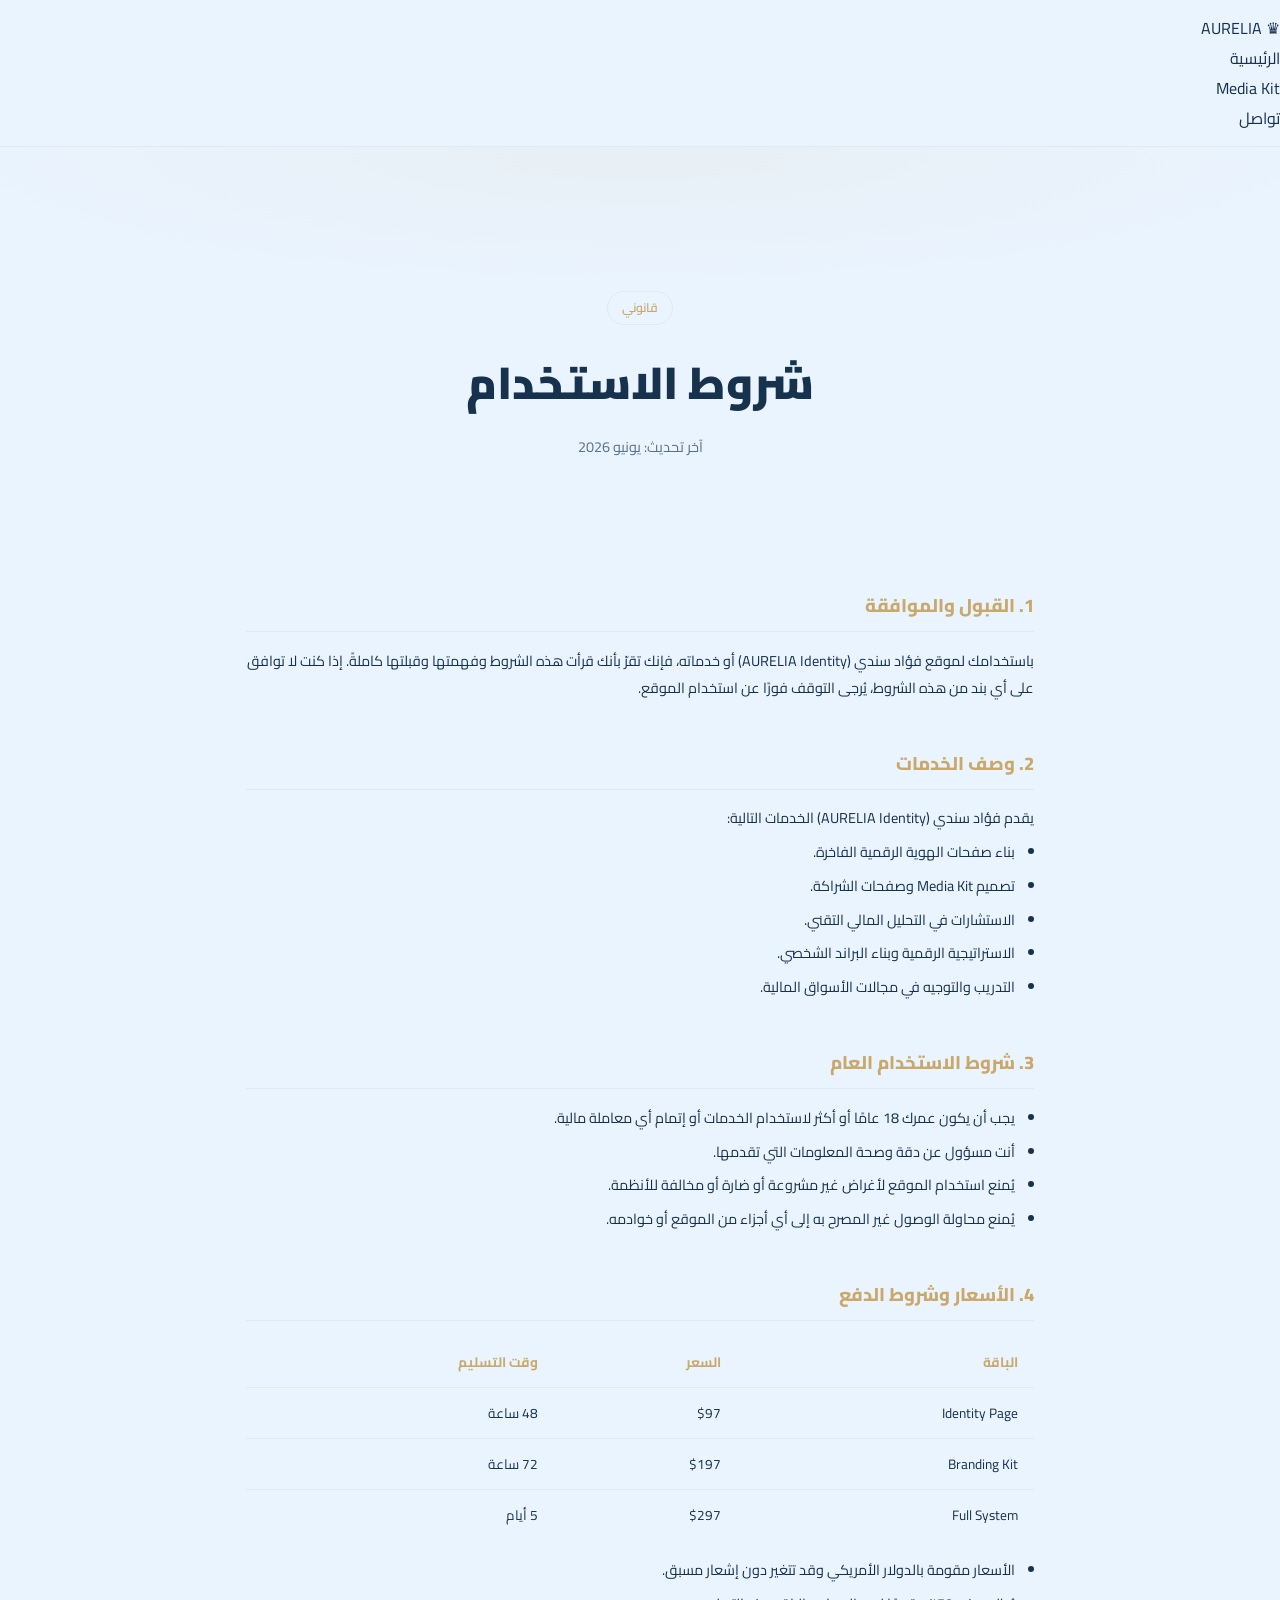
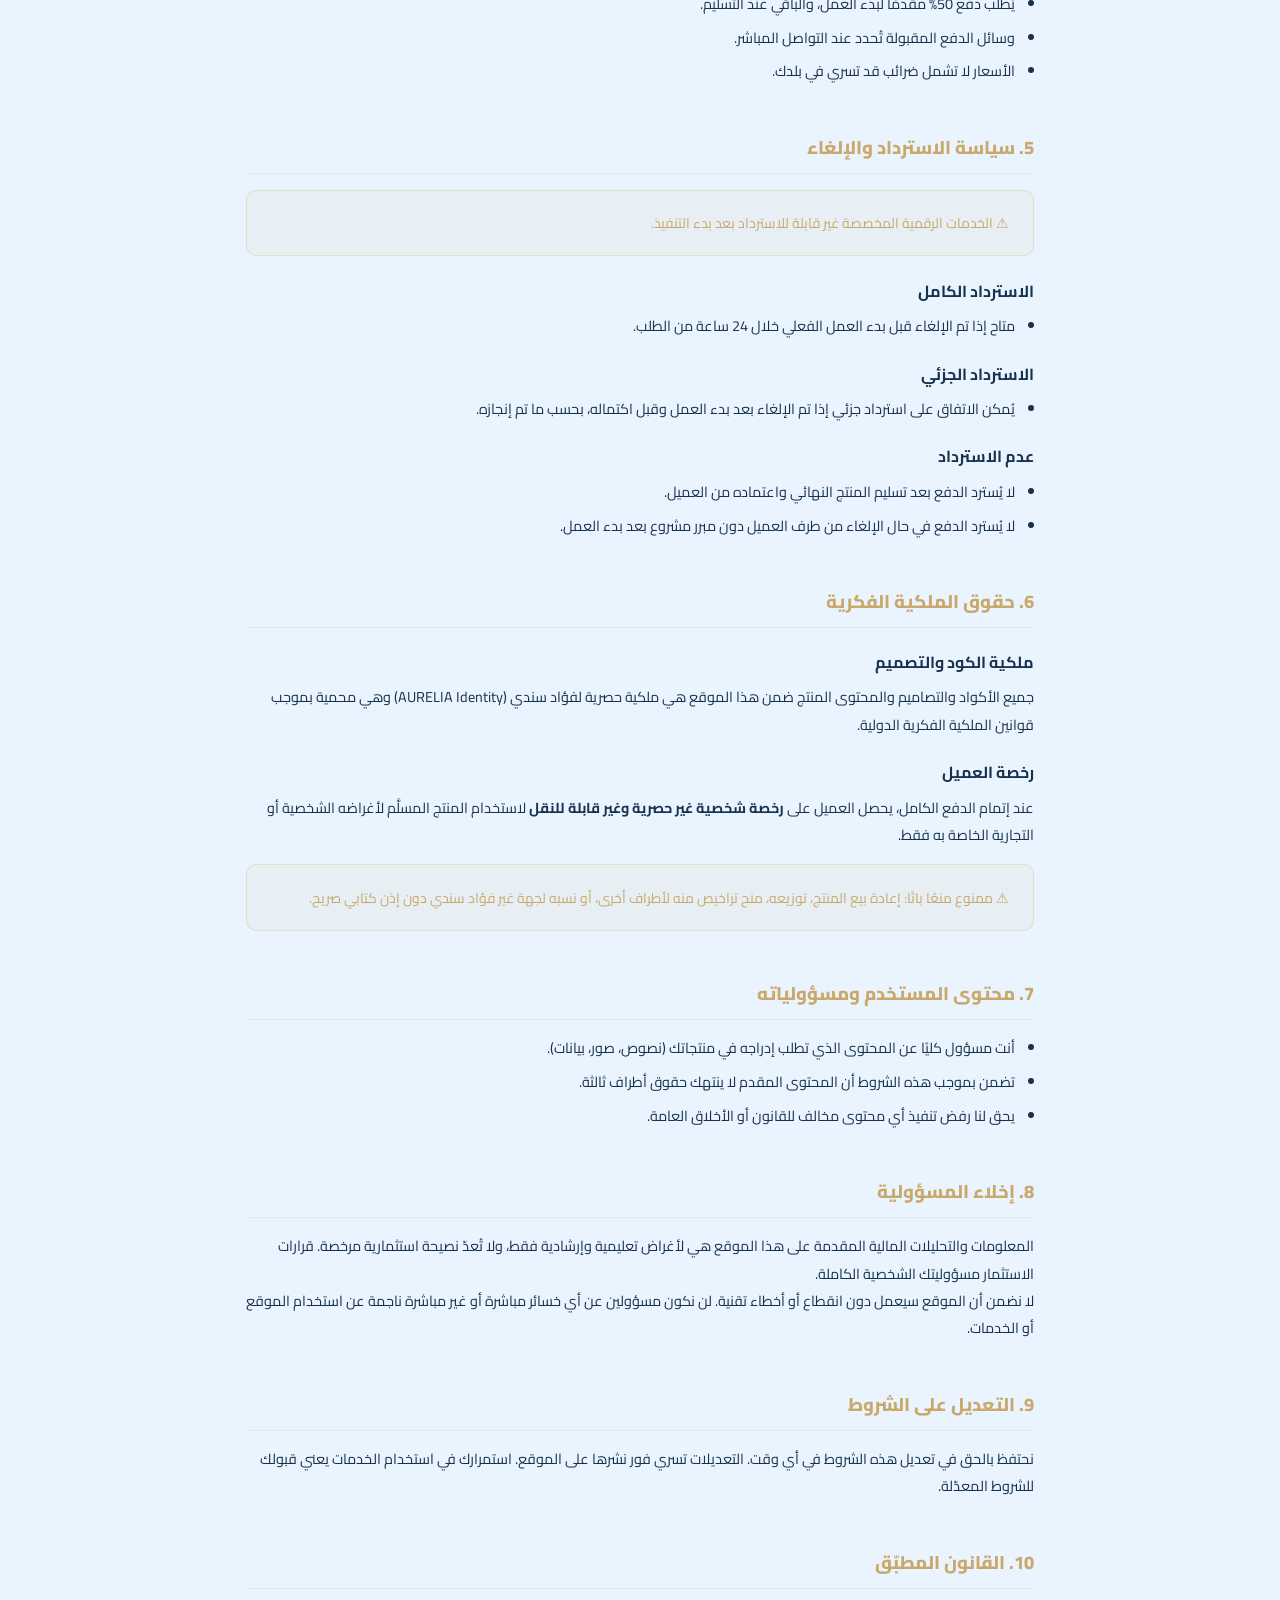
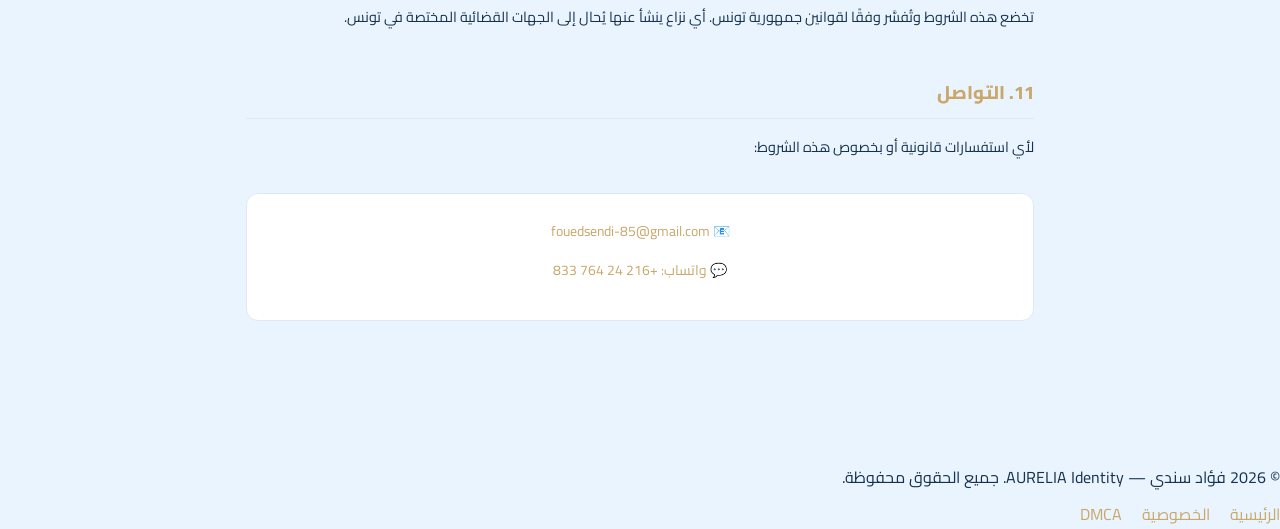
<file: terms.html>
<!DOCTYPE html>
<html lang="ar" dir="rtl">
<head>
  <meta charset="UTF-8" />
  <meta name="viewport" content="width=device-width, initial-scale=1.0" />
  <meta name="description" content="شروط الاستخدام — فؤاد سندي AURELIA Identity" />
  <title>شروط الاستخدام — فؤاد سندي</title>
  <link rel="stylesheet" href="style.css" />
  <link href="https://fonts.googleapis.com/css2?family=Tajawal:wght@300;400;500;700;900&family=Cairo:wght@300;400;600;700&display=swap" rel="stylesheet" />
  <style>
    .legal-hero{padding:9rem 0 4rem;text-align:center;background:radial-gradient(ellipse 60% 40% at 50% 0%,rgba(201,168,76,.06),transparent)}
    .legal-hero h1{font-size:clamp(1.8rem,4vw,2.8rem);font-weight:900;color:var(--ivory);margin-bottom:.5rem}
    .legal-hero p{color:var(--muted);font-size:.9rem}
    .legal-body{max-width:820px;margin:0 auto;padding:4rem 1rem 6rem}
    .legal-section{margin-bottom:2.8rem}
    .legal-section h2{font-size:1.15rem;font-weight:800;color:var(--gold);margin-bottom:.9rem;padding-bottom:.5rem;border-bottom:1px solid var(--border)}
    .legal-section h3{font-size:1rem;font-weight:700;color:var(--ivory);margin:1.2rem 0 .4rem}
    .legal-section p,.legal-section li{font-size:.9rem;color:var(--text);line-height:1.9}
    .legal-section ul{margin-right:1.2rem;margin-top:.4rem}
    .legal-section ul li{list-style:disc;margin-bottom:.4rem}
    .legal-section a{color:var(--gold)}
    .legal-badge{display:inline-block;background:var(--gold-bg);border:1px solid var(--border);color:var(--gold);font-size:.78rem;padding:.3rem .85rem;border-radius:50px;margin-bottom:1rem;font-weight:600}
    .legal-updated{font-size:.78rem;color:var(--muted);margin-top:.3rem}
    .warning-box{background:rgba(201,168,76,.06);border:1px solid rgba(201,168,76,.25);border-radius:10px;padding:1.2rem 1.5rem;margin:1rem 0}
    .warning-box p{font-size:.87rem;color:var(--gold)!important;margin:0}
    .contact-box-mini{background:var(--card);border:1px solid var(--border);border-radius:12px;padding:1.5rem;margin-top:2rem;text-align:center}
    .contact-box-mini p{font-size:.87rem;color:var(--muted);margin-bottom:.8rem}
    .contact-box-mini a{color:var(--gold)}
    .price-table{width:100%;border-collapse:collapse;margin-top:1rem}
    .price-table th,.price-table td{padding:.75rem 1rem;font-size:.85rem;text-align:right;border-bottom:1px solid var(--border)}
    .price-table th{color:var(--gold);font-weight:700}
    .price-table td{color:var(--text)}
    .price-table tr:last-child td{border:none}
  </style>
</head>
<body>

<nav class="nav scrolled">
  <div class="nav-inner">
    <a href="index.html" class="nav-logo">♛ AURELIA</a>
    <ul class="nav-links">
      <li><a href="index.html">الرئيسية</a></li>
      <li><a href="media-kit.html">Media Kit</a></li>
      <li><a href="index.html#contact">تواصل</a></li>
    </ul>
  </div>
</nav>

<section class="legal-hero">
  <div class="container">
    <span class="legal-badge">قانوني</span>
    <h1>شروط الاستخدام</h1>
    <p class="legal-updated">آخر تحديث: يونيو 2026</p>
  </div>
</section>

<div class="legal-body">

  <div class="legal-section">
    <h2>1. القبول والموافقة</h2>
    <p>
      باستخدامك لموقع فؤاد سندي (AURELIA Identity) أو خدماته، فإنك تقرّ بأنك قرأت
      هذه الشروط وفهمتها وقبلتها كاملةً. إذا كنت لا توافق على أي بند من هذه الشروط،
      يُرجى التوقف فورًا عن استخدام الموقع.
    </p>
  </div>

  <div class="legal-section">
    <h2>2. وصف الخدمات</h2>
    <p>يقدم فؤاد سندي (AURELIA Identity) الخدمات التالية:</p>
    <ul>
      <li>بناء صفحات الهوية الرقمية الفاخرة.</li>
      <li>تصميم Media Kit وصفحات الشراكة.</li>
      <li>الاستشارات في التحليل المالي التقني.</li>
      <li>الاستراتيجية الرقمية وبناء البراند الشخصي.</li>
      <li>التدريب والتوجيه في مجالات الأسواق المالية.</li>
    </ul>
  </div>

  <div class="legal-section">
    <h2>3. شروط الاستخدام العام</h2>
    <ul>
      <li>يجب أن يكون عمرك 18 عامًا أو أكثر لاستخدام الخدمات أو إتمام أي معاملة مالية.</li>
      <li>أنت مسؤول عن دقة وصحة المعلومات التي تقدمها.</li>
      <li>يُمنع استخدام الموقع لأغراض غير مشروعة أو ضارة أو مخالفة للأنظمة.</li>
      <li>يُمنع محاولة الوصول غير المصرح به إلى أي أجزاء من الموقع أو خوادمه.</li>
    </ul>
  </div>

  <div class="legal-section">
    <h2>4. الأسعار وشروط الدفع</h2>
    <table class="price-table">
      <thead>
        <tr>
          <th>الباقة</th>
          <th>السعر</th>
          <th>وقت التسليم</th>
        </tr>
      </thead>
      <tbody>
        <tr>
          <td>Identity Page</td>
          <td>$97</td>
          <td>48 ساعة</td>
        </tr>
        <tr>
          <td>Branding Kit</td>
          <td>$197</td>
          <td>72 ساعة</td>
        </tr>
        <tr>
          <td>Full System</td>
          <td>$297</td>
          <td>5 أيام</td>
        </tr>
      </tbody>
    </table>
    <ul style="margin-top:1rem">
      <li>الأسعار مقومة بالدولار الأمريكي وقد تتغير دون إشعار مسبق.</li>
      <li>يُطلب دفع 50% مقدمًا لبدء العمل، والباقي عند التسليم.</li>
      <li>وسائل الدفع المقبولة تُحدد عند التواصل المباشر.</li>
      <li>الأسعار لا تشمل ضرائب قد تسري في بلدك.</li>
    </ul>
  </div>

  <div class="legal-section">
    <h2>5. سياسة الاسترداد والإلغاء</h2>
    <div class="warning-box">
      <p>⚠ الخدمات الرقمية المخصصة غير قابلة للاسترداد بعد بدء التنفيذ.</p>
    </div>
    <h3>الاسترداد الكامل</h3>
    <ul>
      <li>متاح إذا تم الإلغاء قبل بدء العمل الفعلي خلال 24 ساعة من الطلب.</li>
    </ul>
    <h3>الاسترداد الجزئي</h3>
    <ul>
      <li>يُمكن الاتفاق على استرداد جزئي إذا تم الإلغاء بعد بدء العمل وقبل اكتماله، بحسب ما تم إنجازه.</li>
    </ul>
    <h3>عدم الاسترداد</h3>
    <ul>
      <li>لا يُسترد الدفع بعد تسليم المنتج النهائي واعتماده من العميل.</li>
      <li>لا يُسترد الدفع في حال الإلغاء من طرف العميل دون مبرر مشروع بعد بدء العمل.</li>
    </ul>
  </div>

  <div class="legal-section">
    <h2>6. حقوق الملكية الفكرية</h2>
    <h3>ملكية الكود والتصميم</h3>
    <p>
      جميع الأكواد والتصاميم والمحتوى المنتج ضمن هذا الموقع هي ملكية حصرية لفؤاد سندي
      (AURELIA Identity) وهي محمية بموجب قوانين الملكية الفكرية الدولية.
    </p>
    <h3>رخصة العميل</h3>
    <p>
      عند إتمام الدفع الكامل، يحصل العميل على <strong>رخصة شخصية غير حصرية وغير قابلة للنقل</strong>
      لاستخدام المنتج المسلَّم لأغراضه الشخصية أو التجارية الخاصة به فقط.
    </p>
    <div class="warning-box">
      <p>⚠ ممنوع منعًا باتًا: إعادة بيع المنتج، توزيعه، منح تراخيص منه لأطراف أخرى،
      أو نسبه لجهة غير فؤاد سندي دون إذن كتابي صريح.</p>
    </div>
  </div>

  <div class="legal-section">
    <h2>7. محتوى المستخدم ومسؤولياته</h2>
    <ul>
      <li>أنت مسؤول كليًا عن المحتوى الذي تطلب إدراجه في منتجاتك (نصوص، صور، بيانات).</li>
      <li>تضمن بموجب هذه الشروط أن المحتوى المقدم لا ينتهك حقوق أطراف ثالثة.</li>
      <li>يحق لنا رفض تنفيذ أي محتوى مخالف للقانون أو الأخلاق العامة.</li>
    </ul>
  </div>

  <div class="legal-section">
    <h2>8. إخلاء المسؤولية</h2>
    <p>
      المعلومات والتحليلات المالية المقدمة على هذا الموقع هي لأغراض تعليمية وإرشادية
      فقط، ولا تُعدّ نصيحة استثمارية مرخصة. قرارات الاستثمار مسؤوليتك الشخصية الكاملة.
    </p>
    <p>
      لا نضمن أن الموقع سيعمل دون انقطاع أو أخطاء تقنية. لن نكون مسؤولين عن أي
      خسائر مباشرة أو غير مباشرة ناجمة عن استخدام الموقع أو الخدمات.
    </p>
  </div>

  <div class="legal-section">
    <h2>9. التعديل على الشروط</h2>
    <p>
      نحتفظ بالحق في تعديل هذه الشروط في أي وقت. التعديلات تسري فور نشرها على الموقع.
      استمرارك في استخدام الخدمات يعني قبولك للشروط المعدّلة.
    </p>
  </div>

  <div class="legal-section">
    <h2>10. القانون المطبّق</h2>
    <p>
      تخضع هذه الشروط وتُفسَّر وفقًا لقوانين جمهورية تونس. أي نزاع ينشأ عنها
      يُحال إلى الجهات القضائية المختصة في تونس.
    </p>
  </div>

  <div class="legal-section">
    <h2>11. التواصل</h2>
    <p>لأي استفسارات قانونية أو بخصوص هذه الشروط:</p>
    <div class="contact-box-mini">
      <p>📧 <a href="mailto:fouedsendi-85@gmail.com">fouedsendi-85@gmail.com</a></p>
      <p>💬 <a href="https://wa.me/21624764833" target="_blank">واتساب: +216 24 764 833</a></p>
    </div>
  </div>

</div>

<footer class="footer">
  <div class="container">
    <div class="footer-bottom">
      <p>© 2026 فؤاد سندي — AURELIA Identity. جميع الحقوق محفوظة.</p>
      <p style="margin-top:.4rem">
        <a href="index.html" style="color:var(--gold);margin-left:1rem">الرئيسية</a>
        <a href="privacy.html" style="color:var(--gold);margin-left:1rem">الخصوصية</a>
        <a href="dmca.html" style="color:var(--gold)">DMCA</a>
      </p>
    </div>
  </div>
</footer>

<script src="script.js"></script>
</body>
</html>
</file>
<file: style.css>
:root {
  --blue-50: #EAF4FF;
  --blue-100: #DDEFFF;
  --blue-200: #C9E8FF;
  --blue-500: #78B9F2;
  --blue-700: #3D7DB8;
  --blue-900: #17324D;
  --gold: #C9A86A;
  --gold-deep: #8A692D;
  --bg: #EAF4FF;
  --bg-2: #F3F9FF;
  --card: #FFFFFF;
  --text: #17324D;
  --muted: #58708C;
  --border: #DDEAF6;
  --shadow: 0 10px 28px rgba(23, 50, 77, 0.08);
  --shadow-soft: 0 7px 20px rgba(23, 50, 77, 0.05);
  --ff: 'Cairo', sans-serif;
  --r: 14px;
  --tr: 0.22s ease;
}

*, *::before, *::after {
  box-sizing: border-box;
  margin: 0;
  padding: 0;
}

html, body {
  width: 100%;
  min-height: 100%;
  font-family: var(--ff);
  background: var(--bg);
  color: var(--text);
  direction: rtl;
  overflow-x: hidden;
  overflow-y: auto;
  -webkit-text-size-adjust: 100%;
  text-rendering: optimizeLegibility;
}

body {
  min-height: 100dvh;
  overscroll-behavior-y: contain;
}

a {
  text-decoration: none;
  color: inherit;
}

img {
  max-width: 100%;
  display: block;
}

input, textarea, button, select {
  font-family: var(--ff);
}

button {
  touch-action: manipulation;
}

::-webkit-scrollbar {
  width: 6px;
  height: 6px;
}

::-webkit-scrollbar-track {
  background: var(--bg-2);
}

::-webkit-scrollbar-thumb {
  background: rgba(120, 185, 242, 0.6);
  border-radius: 999px;
}

#formMode,
#viewMode {
  min-height: 100dvh;
  width: 100%;
  overflow: visible;
}

#formMode {
  display: flex;
  flex-direction: column;
}

.nav {
  flex-shrink: 0;
  background: rgba(234, 244, 255, 0.96);
  backdrop-filter: blur(12px);
  border-bottom: 1px solid var(--border);
  padding: 0.8rem 0;
  z-index: 20;
}

.nav-wrap {
  display: flex;
  align-items: center;
  justify-content: space-between;
  width: min(980px, 92%);
  margin-inline: auto;
}

.logo {
  display: flex;
  align-items: center;
  gap: 0.48rem;
  font-size: 1rem;
  font-weight: 800;
  letter-spacing: 0.05em;
}

.logo-icon {
  display: inline-flex;
  align-items: center;
  justify-content: center;
  width: 1.9rem;
  height: 1.9rem;
  border-radius: 50%;
  background: rgba(201, 168, 106, 0.16);
  border: 1px solid rgba(201, 168, 106, 0.3);
  color: var(--gold-deep);
  font-weight: 900;
}

.logo strong {
  color: var(--blue-900);
}

.nav-badge {
  font-size: 0.7rem;
  font-weight: 700;
  background: rgba(120, 185, 242, 0.13);
  border: 1px solid rgba(120, 185, 242, 0.35);
  color: var(--blue-700);
  padding: 0.32rem 0.72rem;
  border-radius: 999px;
}

.form-hero {
  flex-shrink: 0;
  background: linear-gradient(135deg, #edf7ff, #eaf4ff);
  border-bottom: 1px solid var(--border);
  padding: 1.8rem 1rem 1.2rem;
  text-align: center;
}

.fh-inner {
  max-width: 560px;
  margin: 0 auto;
}

.form-tag {
  display: inline-block;
  background: rgba(120, 185, 242, 0.12);
  border: 1px solid rgba(120, 185, 242, 0.28);
  color: var(--blue-700);
  font-size: 0.72rem;
  font-weight: 800;
  letter-spacing: 0.08em;
  padding: 0.28rem 0.8rem;
  border-radius: 999px;
  margin-bottom: 0.8rem;
}

.form-hero h1 {
  color: var(--blue-900);
  font-size: clamp(1.7rem, 3vw, 2.4rem);
  font-weight: 900;
  margin-bottom: 0.45rem;
}

.form-hero p {
  font-size: 0.9rem;
  color: var(--muted);
  line-height: 1.7;
}

.form-scroll-area {
  flex: 1 0 auto;
  overflow-y: visible;
  overflow-x: hidden;
  -webkit-overflow-scrolling: touch;
  padding-bottom: 1.3rem;
}

.form-wrap {
  width: min(820px, 94%);
  margin: 0 auto;
  padding: 1.3rem 0 0.5rem;
}

.form-section {
  background: var(--card);
  border: 1px solid var(--border);
  border-radius: var(--r);
  padding: 1.3rem 1.2rem;
  margin-bottom: 1rem;
  box-shadow: var(--shadow-soft);
}

.fs-title {
  display: flex;
  align-items: center;
  gap: 0.65rem;
  font-size: 0.92rem;
  font-weight: 800;
  margin-bottom: 1rem;
  color: var(--gold-deep);
}

.fs-title span {
  width: 24px;
  height: 24px;
  border-radius: 50%;
  background: var(--gold);
  color: #fff;
  display: inline-flex;
  align-items: center;
  justify-content: center;
  font-size: 0.7rem;
  font-weight: 800;
}

.fields-grid {
  display: grid;
  grid-template-columns: repeat(2, minmax(0, 1fr));
  gap: 0.9rem;
}

.field-group {
  display: flex;
  flex-direction: column;
  gap: 0.35rem;
  min-width: 0;
}

.field-group.full,
.photo-upload-group {
  grid-column: 1 / -1;
}

.field-group label {
  font-size: 0.74rem;
  font-weight: 700;
  color: var(--text);
}

.field-group input,
.field-group textarea,
.svc-fields input,
.svc-fields textarea {
  width: 100%;
  border: 1.5px solid var(--border);
  border-radius: 10px;
  padding: 0.7rem 0.8rem;
  background: #fff;
  font-size: 0.86rem;
  color: var(--text);
  outline: none;
  transition: border-color var(--tr), box-shadow var(--tr);
  direction: rtl;
}

.field-group textarea,
.svc-fields textarea {
  resize: vertical;
  min-height: 92px;
}

.field-group input:focus,
.field-group textarea:focus,
.svc-fields input:focus,
.svc-fields textarea:focus {
  border-color: var(--blue-500);
  box-shadow: 0 0 0 4px rgba(120, 185, 242, 0.12);
}

.field-group input::placeholder,
.field-group textarea::placeholder,
.svc-fields input::placeholder,
.svc-fields textarea::placeholder {
  color: var(--muted);
  font-size: 0.76rem;
}

.upload-box {
  border: 2px dashed var(--border);
  border-radius: 12px;
  overflow: hidden;
  background: linear-gradient(180deg, #fff, #f7fbff);
  cursor: pointer;
  transition: border-color var(--tr), transform var(--tr);
  max-width: 360px;
}

.upload-box:hover {
  border-color: var(--blue-500);
}

.upload-preview {
  height: 118px;
  display: flex;
  align-items: center;
  justify-content: center;
  overflow: hidden;
  background: #f7fbff;
}

.upload-preview img {
  width: 100%;
  height: 118px;
  object-fit: cover;
}

.upload-placeholder {
  display: flex;
  flex-direction: column;
  align-items: center;
  justify-content: center;
  gap: 0.2rem;
  padding: 1rem;
  text-align: center;
}

.upload-icon {
  font-size: 1.8rem;
}

.upload-placeholder span {
  font-size: 0.8rem;
  font-weight: 700;
  color: var(--text);
}

.upload-placeholder small {
  font-size: 0.7rem;
  color: var(--muted);
}

.upload-btn,
.proj-upload-btn,
.btn-secondary,
.btn-muted {
  font-family: var(--ff);
  border: 1px solid var(--border);
  border-radius: 10px;
  background: #fff;
  color: var(--blue-700);
  font-weight: 700;
  cursor: pointer;
  transition: all var(--tr);
}

.upload-btn {
  display: block;
  width: 100%;
  padding: 0.62rem 0.8rem;
  background: var(--bg-2);
  border-top: 1px solid var(--border);
  border-radius: 0;
}

.upload-btn:hover,
.proj-upload-btn:hover,
.btn-secondary:hover,
.btn-muted:hover {
  transform: translateY(-1px);
  box-shadow: 0 6px 18px rgba(23, 50, 77, 0.05);
}

.services-inputs,
.projects-inputs {
  display: flex;
  flex-direction: column;
  gap: 0.8rem;
}

.service-input-row,
.project-input-row {
  display: flex;
  gap: 0.8rem;
  align-items: flex-start;
  padding: 0.8rem;
  background: #f8fbff;
  border: 1px solid var(--border);
  border-radius: 12px;
}

.svc-num {
  width: 28px;
  height: 28px;
  border-radius: 50%;
  background: rgba(120, 185, 242, 0.12);
  border: 1px solid rgba(120, 185, 242, 0.28);
  color: var(--blue-700);
  font-size: 0.72rem;
  font-weight: 800;
  display: flex;
  align-items: center;
  justify-content: center;
  flex-shrink: 0;
  margin-top: 0.18rem;
}

.svc-fields {
  flex: 1;
  min-width: 0;
  display: flex;
  flex-direction: column;
  gap: 0.55rem;
}

.proj-upload-row {
  display: flex;
  align-items: center;
  gap: 0.6rem;
  flex-wrap: wrap;
}

.proj-upload-btn {
  background: rgba(120, 185, 242, 0.12);
  border-color: rgba(120, 185, 242, 0.24);
  color: var(--blue-700);
  padding: 0.42rem 0.82rem;
}

.proj-thumb-mini {
  width: 52px;
  height: 52px;
  object-fit: cover;
  border-radius: 8px;
  border: 1px solid rgba(120, 185, 242, 0.28);
  background: #fff;
}

.form-submit {
  display: flex;
  flex-wrap: wrap;
  justify-content: center;
  gap: 0.7rem;
  padding: 1rem 0 1.5rem;
}

.gen-btn {
  display: inline-flex;
  align-items: center;
  justify-content: center;
  gap: 0.5rem;
  background: var(--blue-500);
  color: #fff;
  border: none;
  border-radius: 12px;
  padding: 0.9rem 1.5rem;
  font-size: 0.96rem;
  font-weight: 800;
  cursor: pointer;
  box-shadow: 0 12px 22px rgba(120, 185, 242, 0.22);
  transition: transform var(--tr), background var(--tr);
}

.gen-btn:hover {
  background: var(--blue-700);
  transform: translateY(-1px);
}

.btn-secondary,
.btn-muted {
  padding: 0.78rem 1.1rem;
}

.btn-muted {
  background: #f1f8ff;
}

.form-note {
  width: 100%;
  text-align: center;
  font-size: 0.76rem;
  color: var(--muted);
  margin-top: 0.3rem;
}

.form-footer {
  flex-shrink: 0;
  background: var(--blue-900);
  color: rgba(255, 255, 255, 0.8);
  text-align: center;
  padding: 0.9rem 0.8rem;
  font-size: 0.72rem;
}

.form-footer .logo-icon {
  color: var(--gold);
  width: 1.5rem;
  height: 1.5rem;
}

.form-footer a {
  color: rgba(255, 255, 255, 0.54);
}

#bio-count {
  font-size: 0.7rem;
  color: var(--muted);
  text-align: left;
}

#viewMode {
  min-height: 100dvh;
  display: grid;
  grid-template-rows: auto 1fr auto auto;
  overflow: visible;
  background: linear-gradient(180deg, #edf6ff 0%, #f4faff 100%);
}

.topbar {
  background: var(--blue-900);
  border-bottom: 2px solid var(--gold);
  padding: 0.45rem 0;
  flex-shrink: 0;
}

.topbar-inner {
  display: flex;
  align-items: center;
  justify-content: space-between;
  gap: 0.6rem;
  width: min(1100px, 94%);
  margin-inline: auto;
}

.tb-clocks {
  display: flex;
  align-items: center;
  gap: 0.7rem;
}

.tb-clock {
  display: flex;
  align-items: center;
  gap: 0.32rem;
}

.tb-flag {
  font-size: 0.8rem;
}

.tb-time {
  font-size: 0.75rem;
  color: var(--gold);
  font-weight: 800;
  letter-spacing: 0.03em;
  font-variant-numeric: tabular-nums;
}

.tb-divider {
  width: 1px;
  height: 18px;
  background: rgba(255, 255, 255, 0.12);
}

.tb-brand {
  font-size: 0.72rem;
  font-weight: 800;
  color: rgba(255, 255, 255, 0.8);
  letter-spacing: 0.08em;
}

.tb-brand .logo-icon {
  margin-left: 0.25rem;
  color: var(--gold);
}

.tb-actions {
  display: flex;
  align-items: center;
  gap: 0.5rem;
}

.tb-btn-outline,
.tb-btn-gold {
  border-radius: 8px;
  border: 1px solid rgba(255, 255, 255, 0.14);
  padding: 0.38rem 0.72rem;
  font-size: 0.7rem;
  font-weight: 700;
  cursor: pointer;
  transition: all var(--tr);
}

.tb-btn-outline {
  background: transparent;
  color: rgba(255, 255, 255, 0.72);
}

.tb-btn-outline:hover {
  border-color: rgba(201, 168, 106, 0.4);
  color: var(--gold);
}

.tb-btn-gold {
  background: var(--gold);
  border-color: var(--gold);
  color: #fff;
}

.tb-btn-gold:hover {
  background: var(--gold-deep);
}

.id-panel {
  display: grid;
  grid-template-columns: 220px 1fr;
  gap: 2rem;
  align-items: center;
  width: min(1100px, 96%);
  margin-inline: auto;
  padding: 1.1rem 1rem;
  align-self: center;
}

.id-photo-col {
  display: flex;
  flex-direction: column;
  align-items: center;
  gap: 0.6rem;
}

.id-photo-ring {
  width: 148px;
  height: 148px;
  border-radius: 50%;
  padding: 3px;
  background: conic-gradient(from 0deg, var(--gold), rgba(201, 168, 106, 0.14), var(--gold), rgba(201, 168, 106, 0.14), var(--gold));
  animation: spin 12s linear infinite;
}

.id-photo-circle {
  width: 100%;
  height: 100%;
  border-radius: 50%;
  overflow: hidden;
  background: #eef7ff;
  border: 3px solid #fff;
  display: flex;
  align-items: center;
  justify-content: center;
  animation: spin-rev 12s linear infinite;
}

.id-photo-circle img {
  width: 100%;
  height: 100%;
  object-fit: cover;
}

.avatar-fallback {
  display: none;
  width: 100%;
  height: 100%;
  align-items: center;
  justify-content: center;
  font-size: 3.1rem;
  font-weight: 900;
  color: var(--gold-deep);
  background: linear-gradient(135deg, rgba(120, 185, 242, 0.15), rgba(201, 168, 106, 0.18));
}

.id-photo-badge {
  background: var(--card);
  border: 1px solid rgba(120, 185, 242, 0.2);
  border-radius: 999px;
  color: var(--blue-700);
  font-size: 0.68rem;
  font-weight: 800;
  padding: 0.26rem 0.72rem;
  box-shadow: var(--shadow-soft);
}

.id-info-col {
  display: flex;
  flex-direction: column;
  gap: 0.36rem;
}

.id-tag {
  font-size: 0.68rem;
  font-weight: 800;
  letter-spacing: 0.14em;
  color: var(--gold-deep);
  text-transform: uppercase;
}

.id-name {
  font-size: clamp(1.7rem, 3vw, 2.6rem);
  font-weight: 900;
  line-height: 1.14;
  color: var(--blue-900);
}

.id-title {
  font-size: 0.96rem;
  font-weight: 800;
  color: var(--gold-deep);
}

.id-loc {
  display: flex;
  align-items: center;
  gap: 0.35rem;
  font-size: 0.75rem;
  color: var(--muted);
}

.id-loc svg {
  color: var(--gold-deep);
  flex-shrink: 0;
}

.id-bio {
  font-size: 0.85rem;
  line-height: 1.8;
  max-width: 560px;
  color: var(--muted);
  margin-top: 0.12rem;
}

.id-socials {
  display: flex;
  flex-wrap: wrap;
  gap: 0.46rem;
  margin-top: 0.28rem;
}

.social-btn {
  display: flex;
  flex-direction: column;
  align-items: center;
  justify-content: center;
  gap: 0.2rem;
  min-width: 52px;
  padding: 0.46rem 0.52rem;
  border-radius: 10px;
  background: var(--card);
  border: 1px solid var(--border);
  color: var(--text);
  font-size: 0.6rem;
  font-weight: 700;
  transition: all var(--tr);
}

.social-btn svg {
  width: 15px;
  height: 15px;
  color: var(--blue-700);
}

.social-btn:hover {
  transform: translateY(-1px);
  border-color: rgba(120, 185, 242, 0.28);
  color: var(--blue-700);
}

.social-btn:hover svg {
  color: var(--blue-700);
}

.cta-btn {
  display: inline-flex;
  align-items: center;
  justify-content: center;
  margin-top: 0.5rem;
  padding: 0.66rem 1.3rem;
  border-radius: 10px;
  background: var(--blue-500);
  color: #fff;
  font-size: 0.82rem;
  font-weight: 800;
  box-shadow: 0 10px 18px rgba(120, 185, 242, 0.22);
}

.id-strip {
  display: grid;
  grid-template-columns: repeat(3, minmax(0, 1fr));
  gap: 0.7rem;
  padding: 0.7rem 1.4rem;
  background: rgba(255, 255, 255, 0.38);
  border-top: 1px solid var(--border);
  border-bottom: 1px solid var(--border);
}

.strip-col {
  min-width: 0;
}

.strip-label {
  font-size: 0.6rem;
  font-weight: 800;
  letter-spacing: 0.12em;
  color: var(--gold-deep);
  margin-bottom: 0.5rem;
}

.strip-cards {
  display: flex;
  gap: 0.5rem;
  flex-wrap: nowrap;
  overflow-x: auto;
  padding-bottom: 0.2rem;
}

.strip-card {
  flex: 0 0 180px;
  background: var(--card);
  border: 1px solid var(--border);
  border-radius: 10px;
  padding: 0.7rem 0.72rem;
  box-shadow: 0 6px 18px rgba(23, 50, 77, 0.04);
}

.strip-card strong {
  display: block;
  font-size: 0.74rem;
  color: var(--blue-900);
  margin-bottom: 0.25rem;
}

.strip-card p {
  font-size: 0.66rem;
  line-height: 1.5;
  color: var(--muted);
}

.proj-strip-thumb {
  width: 100%;
  height: 54px;
  object-fit: cover;
  border-radius: 8px;
  margin-bottom: 0.45rem;
  background: var(--bg-2);
}

.id-contact-row {
  display: flex;
  align-items: center;
  justify-content: center;
  flex-wrap: nowrap;
  gap: 0.6rem;
  overflow-x: auto;
  padding: 0.7rem 1rem 1rem;
  background: rgba(255, 255, 255, 0.22);
}

.contact-card {
  display: flex;
  align-items: center;
  gap: 0.6rem;
  min-width: 0;
  background: var(--card);
  border: 1px solid var(--border);
  border-radius: 12px;
  padding: 0.58rem 0.8rem;
  color: var(--text);
  box-shadow: 0 6px 18px rgba(23, 50, 77, 0.04);
  transition: all var(--tr);
}

.contact-card:hover {
  transform: translateY(-1px);
  border-color: rgba(120, 185, 242, 0.26);
}

.contact-card.primary {
  border-color: rgba(201, 168, 106, 0.36);
  background: linear-gradient(135deg, rgba(201, 168, 106, 0.1), #fff);
}

.cc-icon {
  width: 35px;
  height: 35px;
  border-radius: 8px;
  display: flex;
  align-items: center;
  justify-content: center;
  background: rgba(120, 185, 242, 0.12);
  color: var(--blue-700);
  flex-shrink: 0;
}

.cc-icon svg {
  width: 15px;
  height: 15px;
}

.contact-card h4 {
  font-size: 0.72rem;
  font-weight: 800;
  margin-bottom: 0.12rem;
  color: var(--text);
}

.contact-card span {
  font-size: 0.62rem;
  color: var(--muted);
}

.contact-card em {
  display: inline-block;
  margin-top: 0.2rem;
  font-style: normal;
  font-size: 0.56rem;
  font-weight: 800;
  color: var(--gold-deep);
  background: rgba(201, 168, 106, 0.12);
  border-radius: 999px;
  padding: 0.1rem 0.42rem;
}

.toast {
  position: fixed;
  left: 50%;
  bottom: 1.4rem;
  transform: translateX(-50%) translateY(16px);
  background: rgba(23, 50, 77, 0.96);
  color: #fff;
  font-size: 0.8rem;
  font-weight: 700;
  padding: 0.7rem 1.3rem;
  border-radius: 999px;
  opacity: 0;
  pointer-events: none;
  transition: all 0.28s ease;
  z-index: 55;
  white-space: nowrap;
}

.toast.show {
  opacity: 1;
  transform: translateX(-50%) translateY(0);
}

.reveal {
  opacity: 0;
  transform: translateY(12px);
  transition: opacity 0.45s ease, transform 0.45s ease;
}

.reveal.visible {
  opacity: 1;
  transform: none;
}

@keyframes spin {
  to { transform: rotate(360deg); }
}

@keyframes spin-rev {
  to { transform: rotate(-360deg); }
}

@media (max-width: 860px) {
  #viewMode {
    grid-template-rows: auto 1fr auto auto;
    overflow-y: auto;
  }

  .topbar-inner {
    flex-wrap: wrap;
    justify-content: center;
  }

  .tb-brand {
    order: -1;
    width: 100%;
    text-align: center;
  }

  .id-panel {
    grid-template-columns: 1fr;
    text-align: center;
    width: min(100%, calc(100% - 1rem));
    gap: 1rem;
    padding: 1rem 0.5rem;
  }

  .id-photo-col {
    order: -1;
  }

  .id-socials {
    justify-content: center;
  }

  .id-bio {
    margin-inline: auto;
  }

  .id-strip {
    grid-template-columns: 1fr;
  }

  .strip-cards {
    flex-wrap: wrap;
  }
}

@media (max-width: 600px) {
  .fields-grid {
    grid-template-columns: 1fr;
  }

  .form-wrap {
    width: min(96%, 100%);
  }

  .service-input-row,
  .project-input-row {
    flex-direction: column;
  }

  .form-submit {
    flex-direction: column;
  }

  .gen-btn,
  .btn-secondary,
  .btn-muted {
    width: 100%;
  }

  .tb-clocks {
    gap: 0.45rem;
  }

  html, body {
    overflow-x: hidden;
  }
}
</file>
